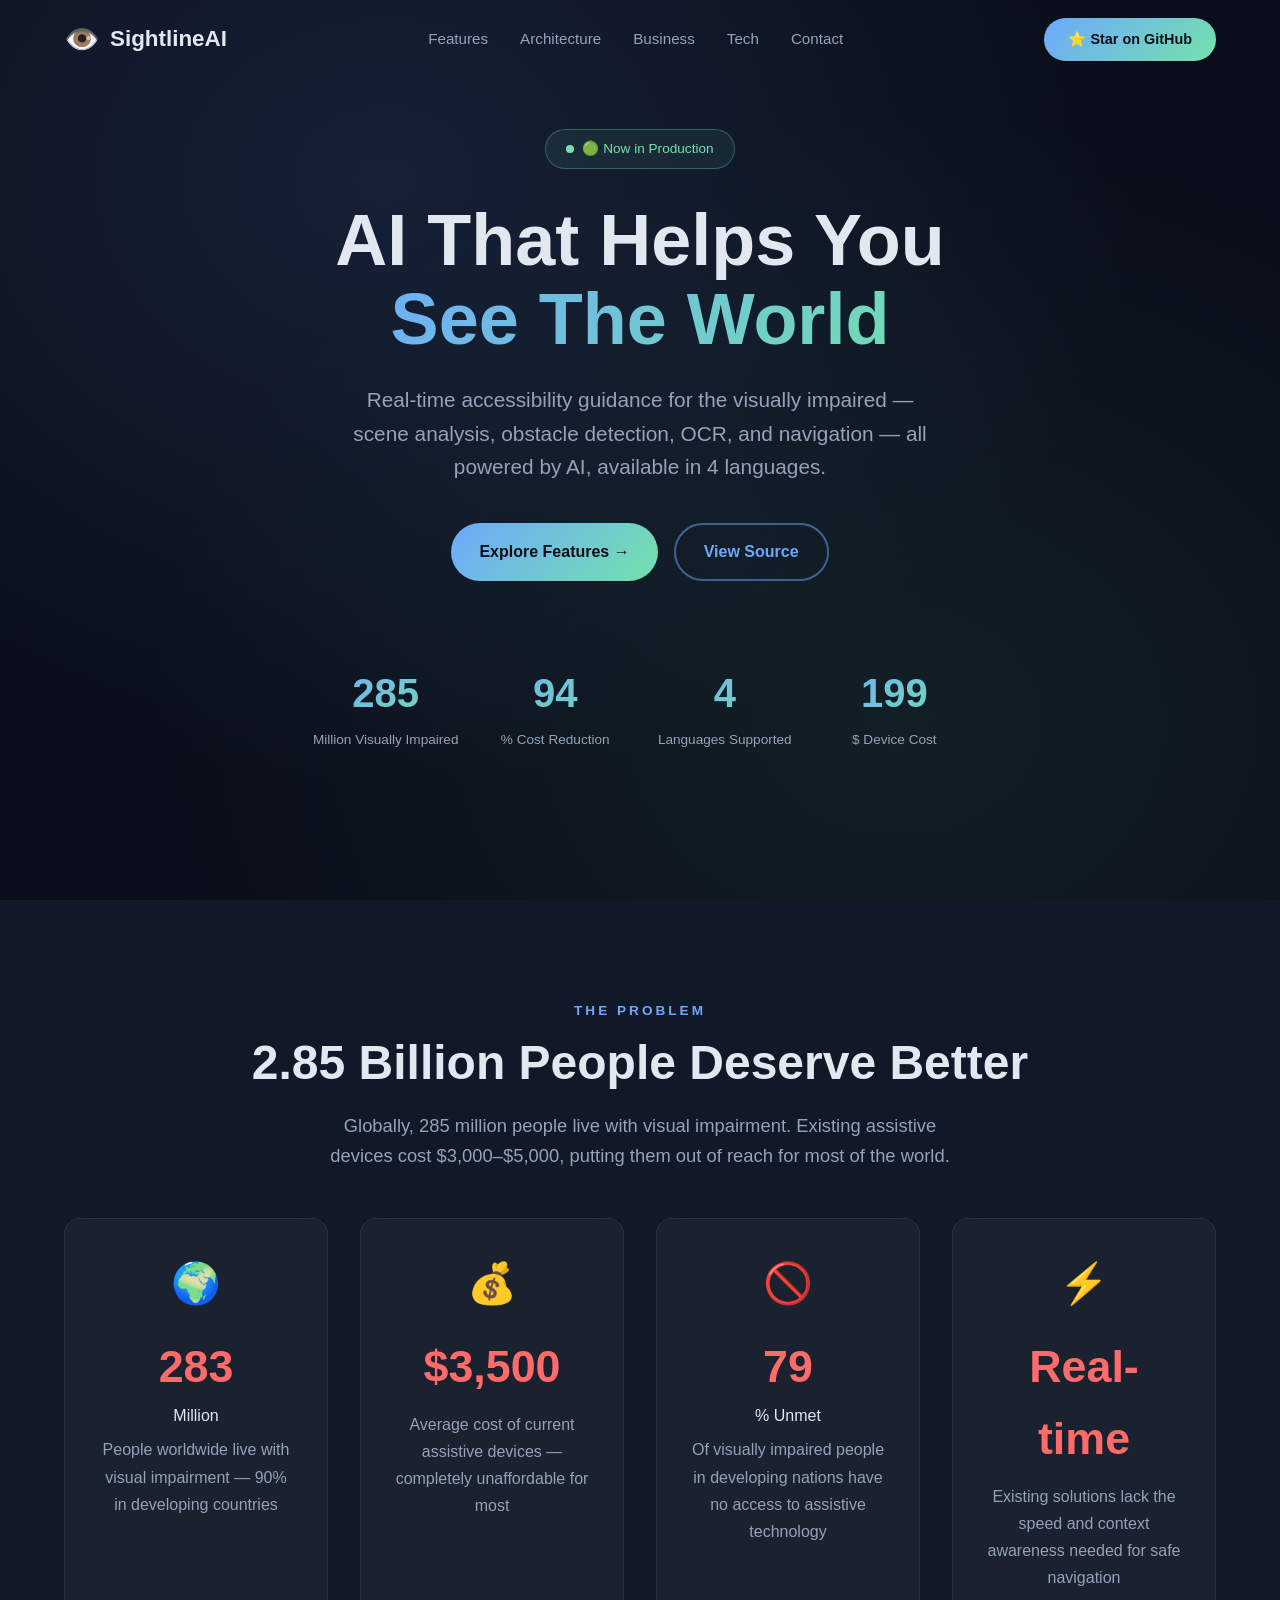
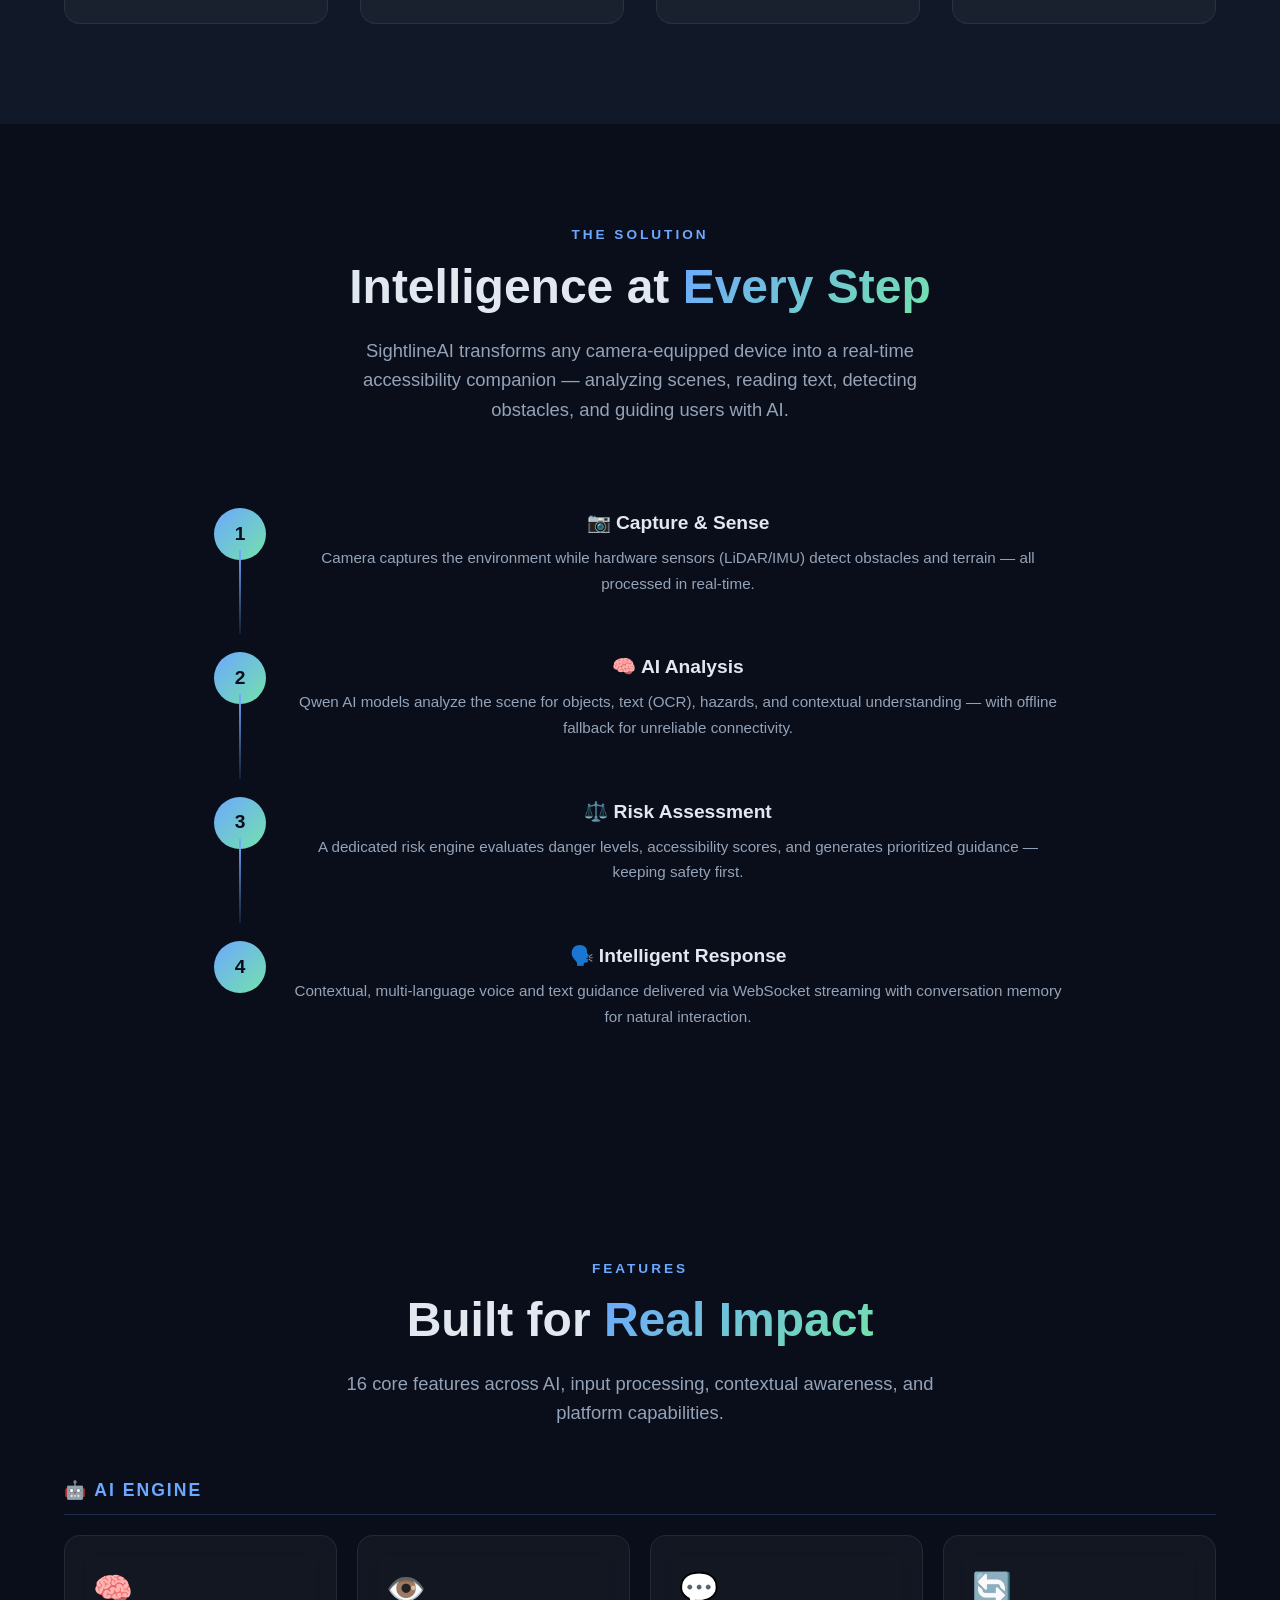
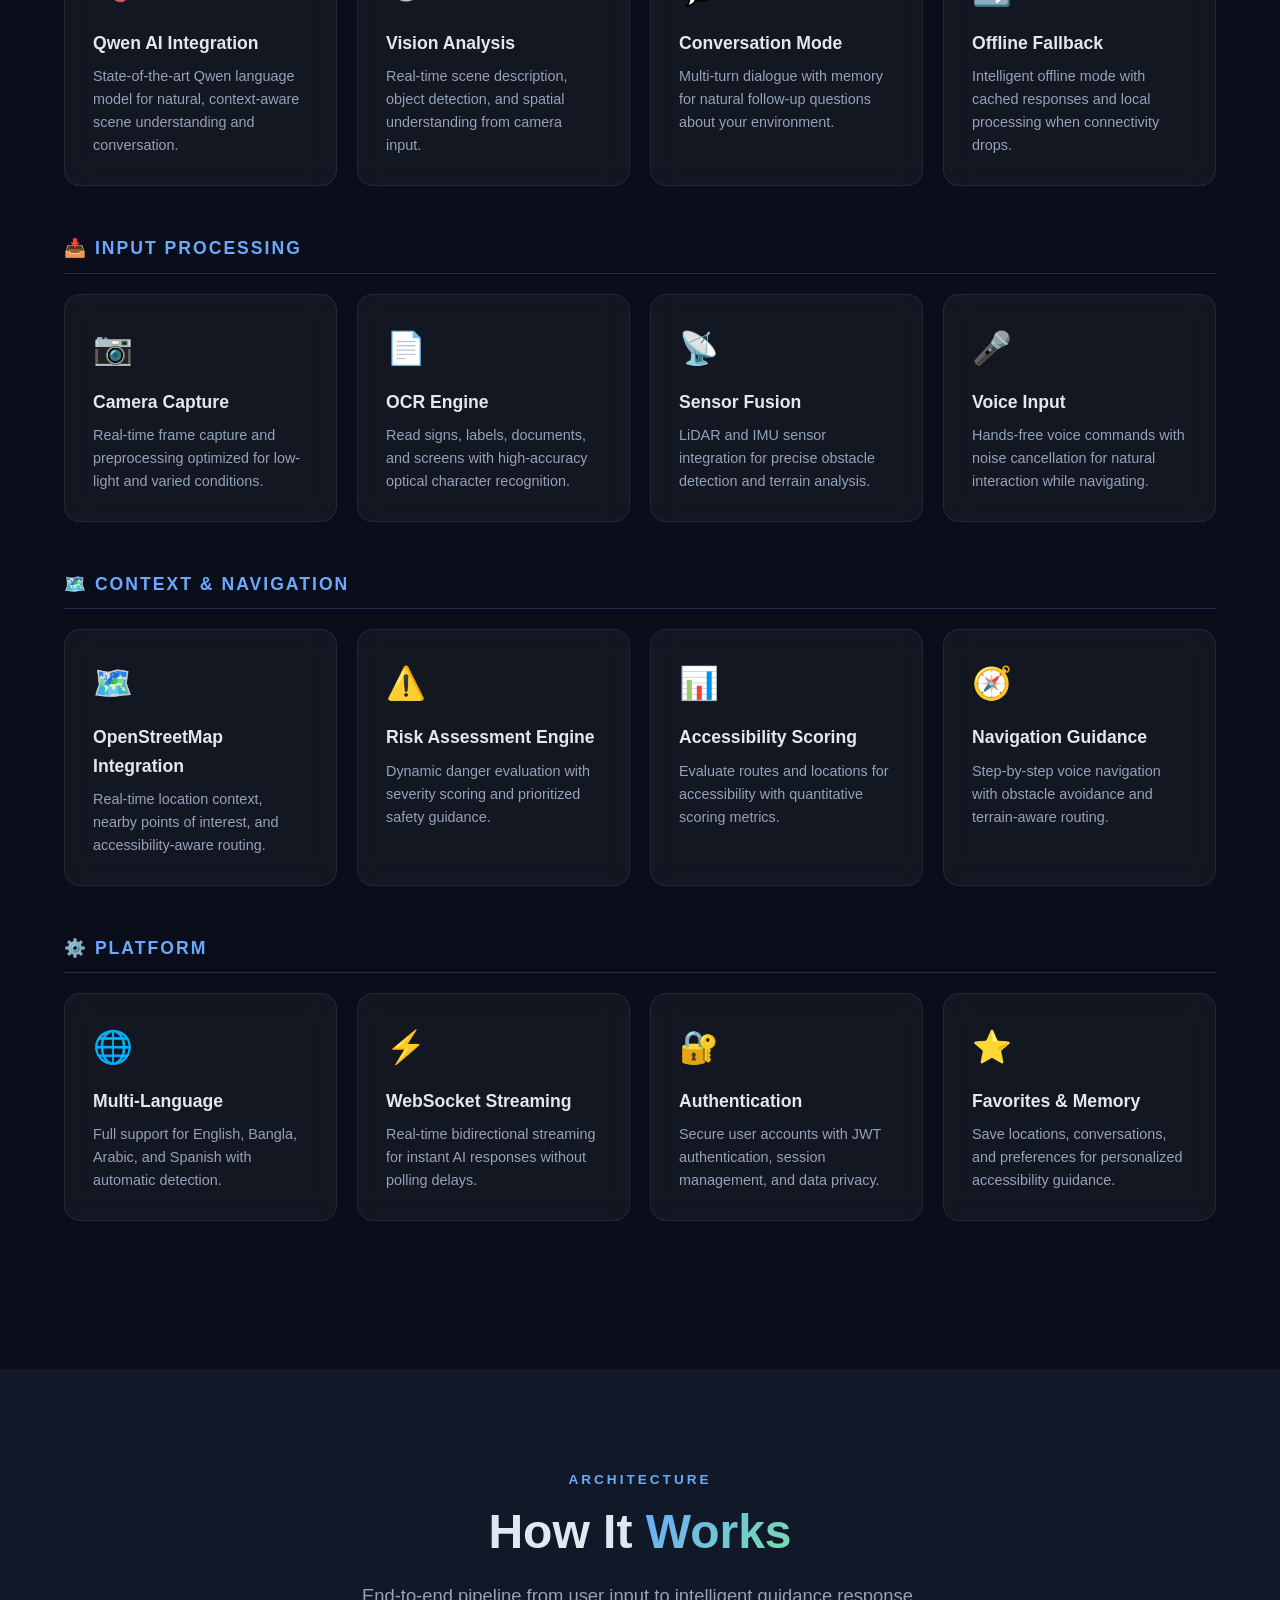
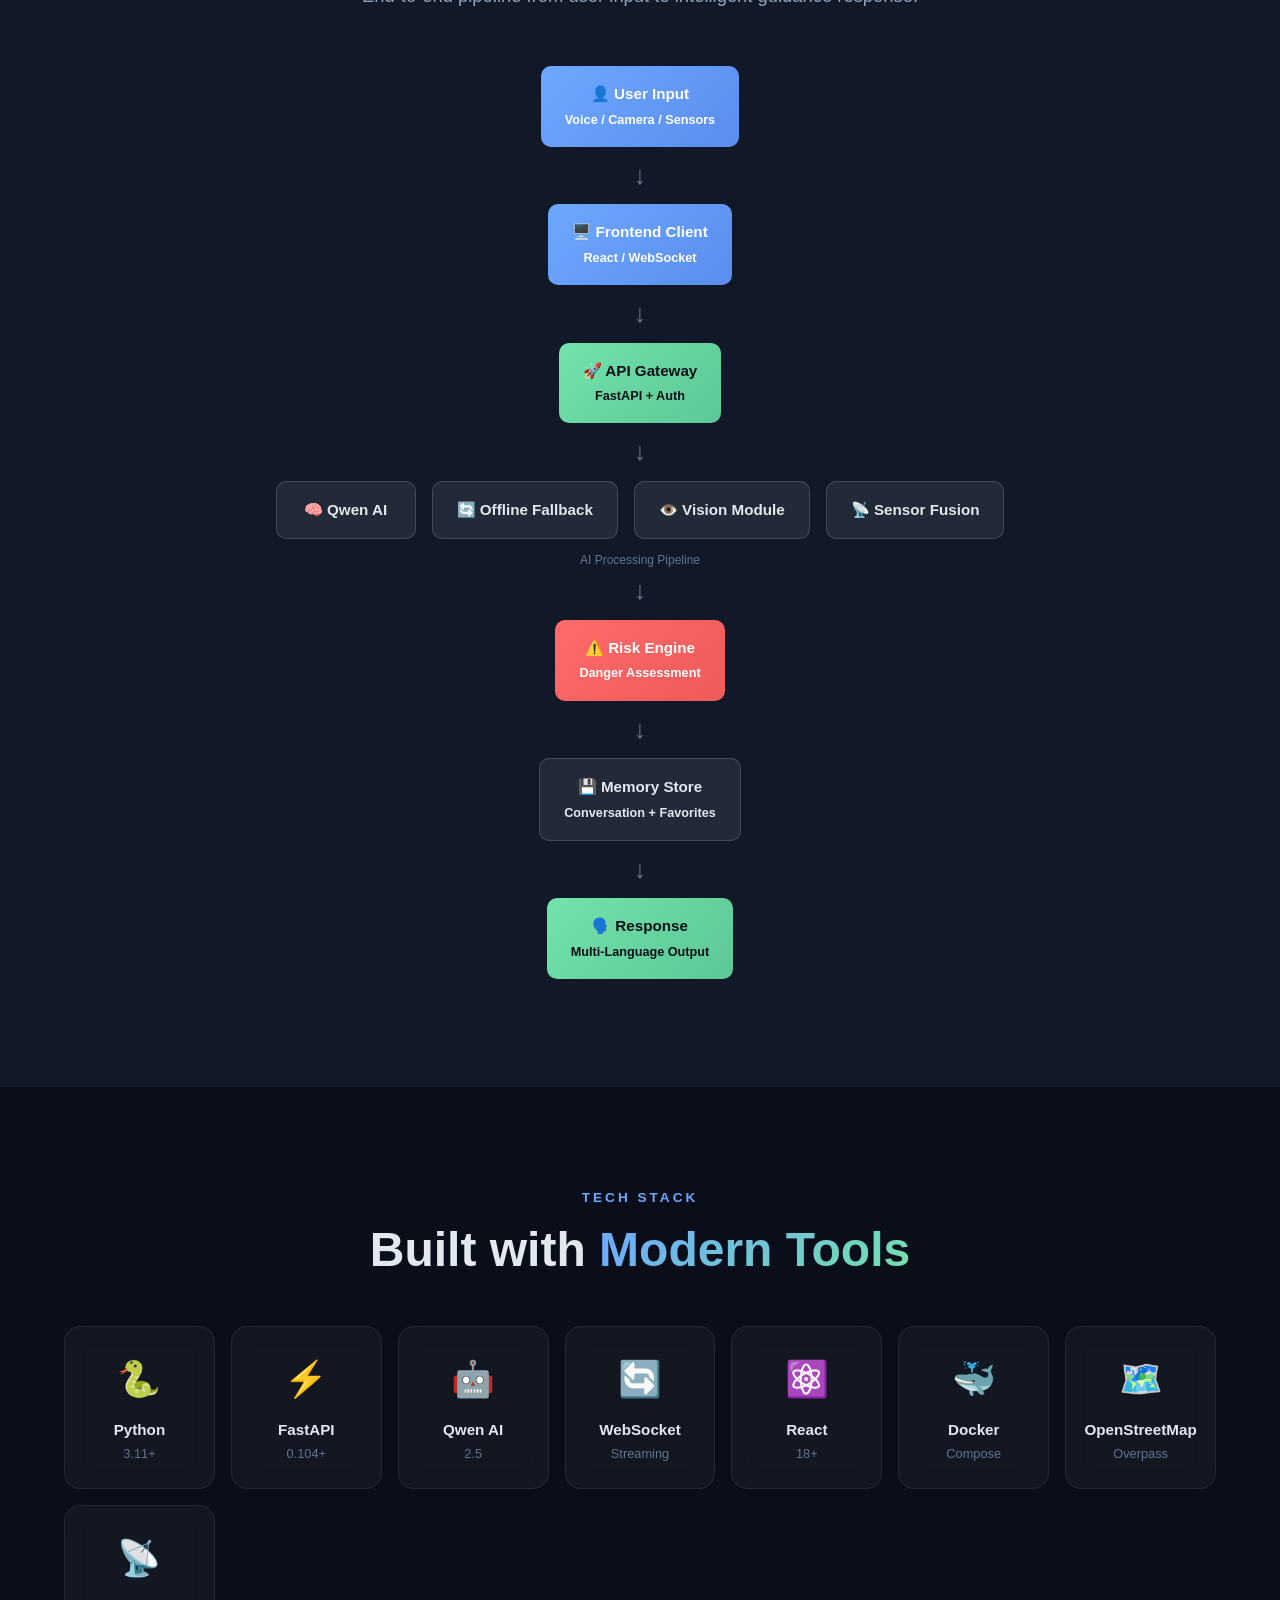
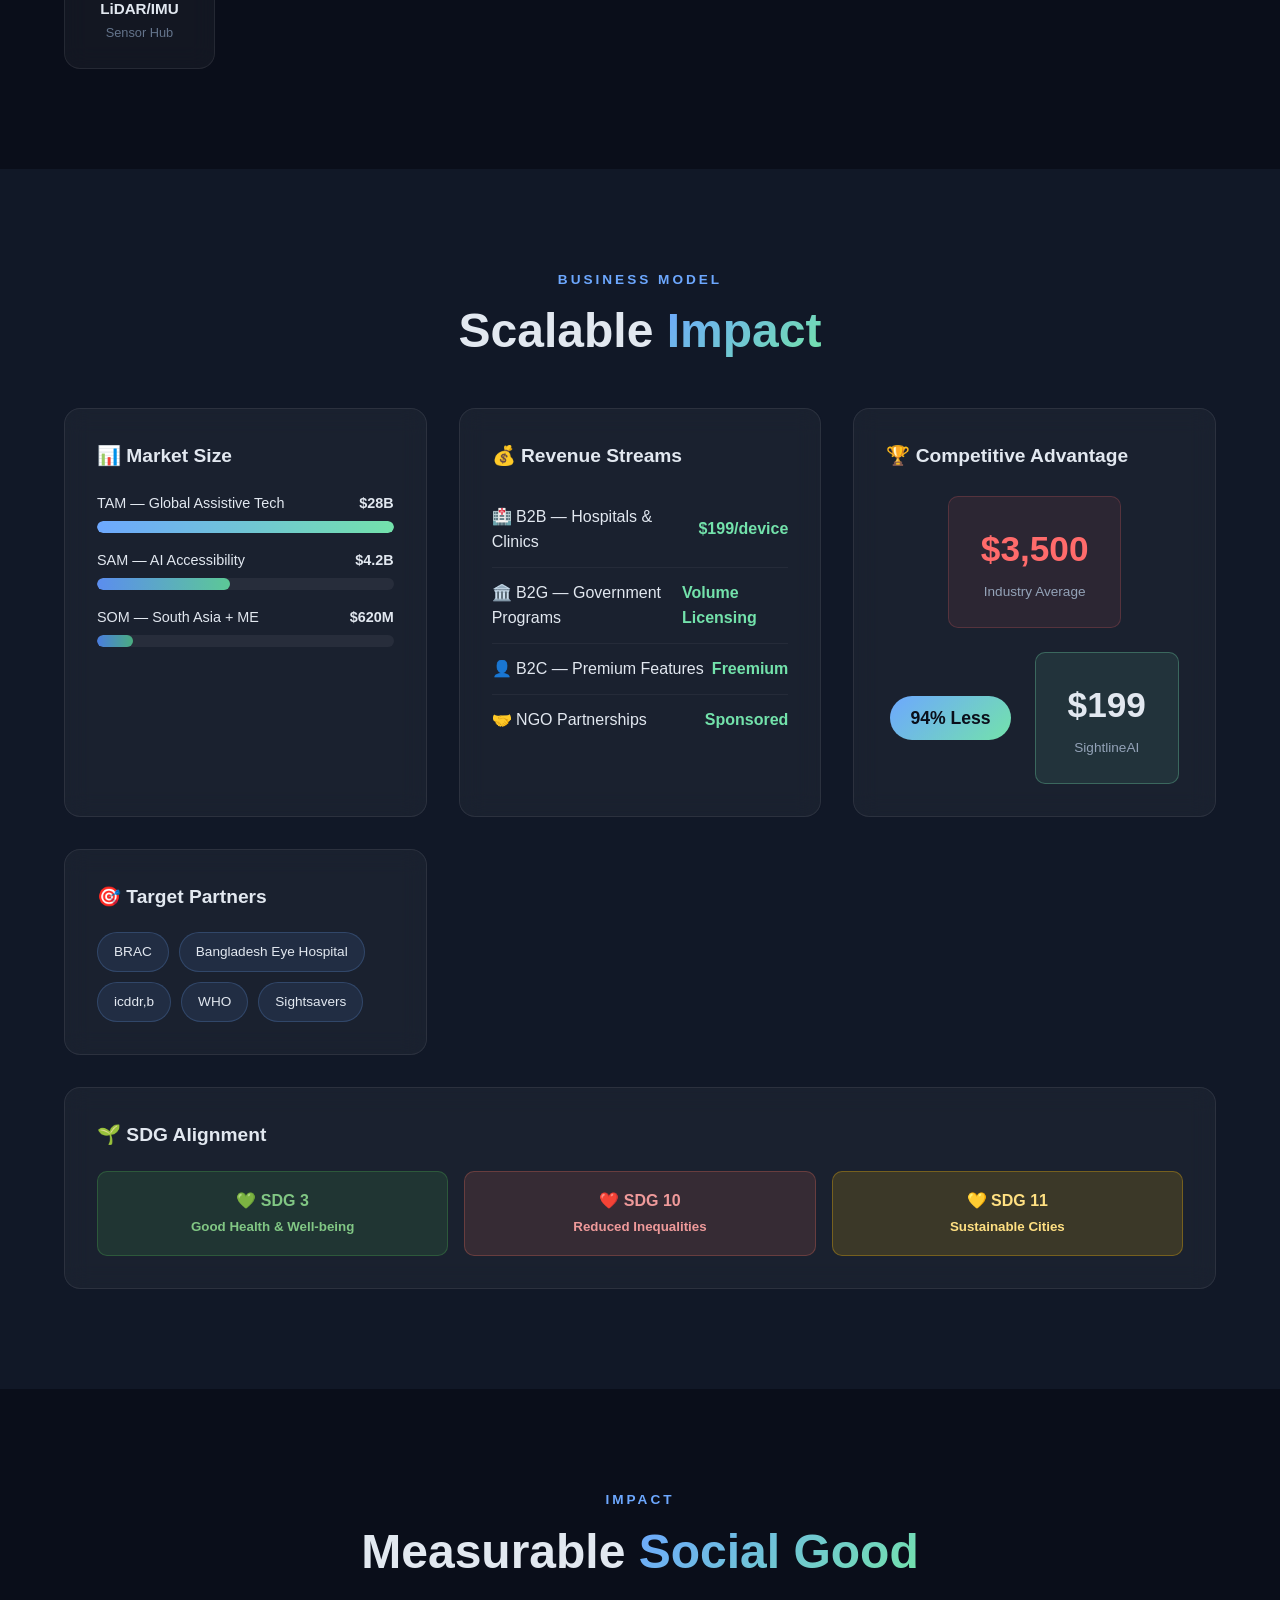
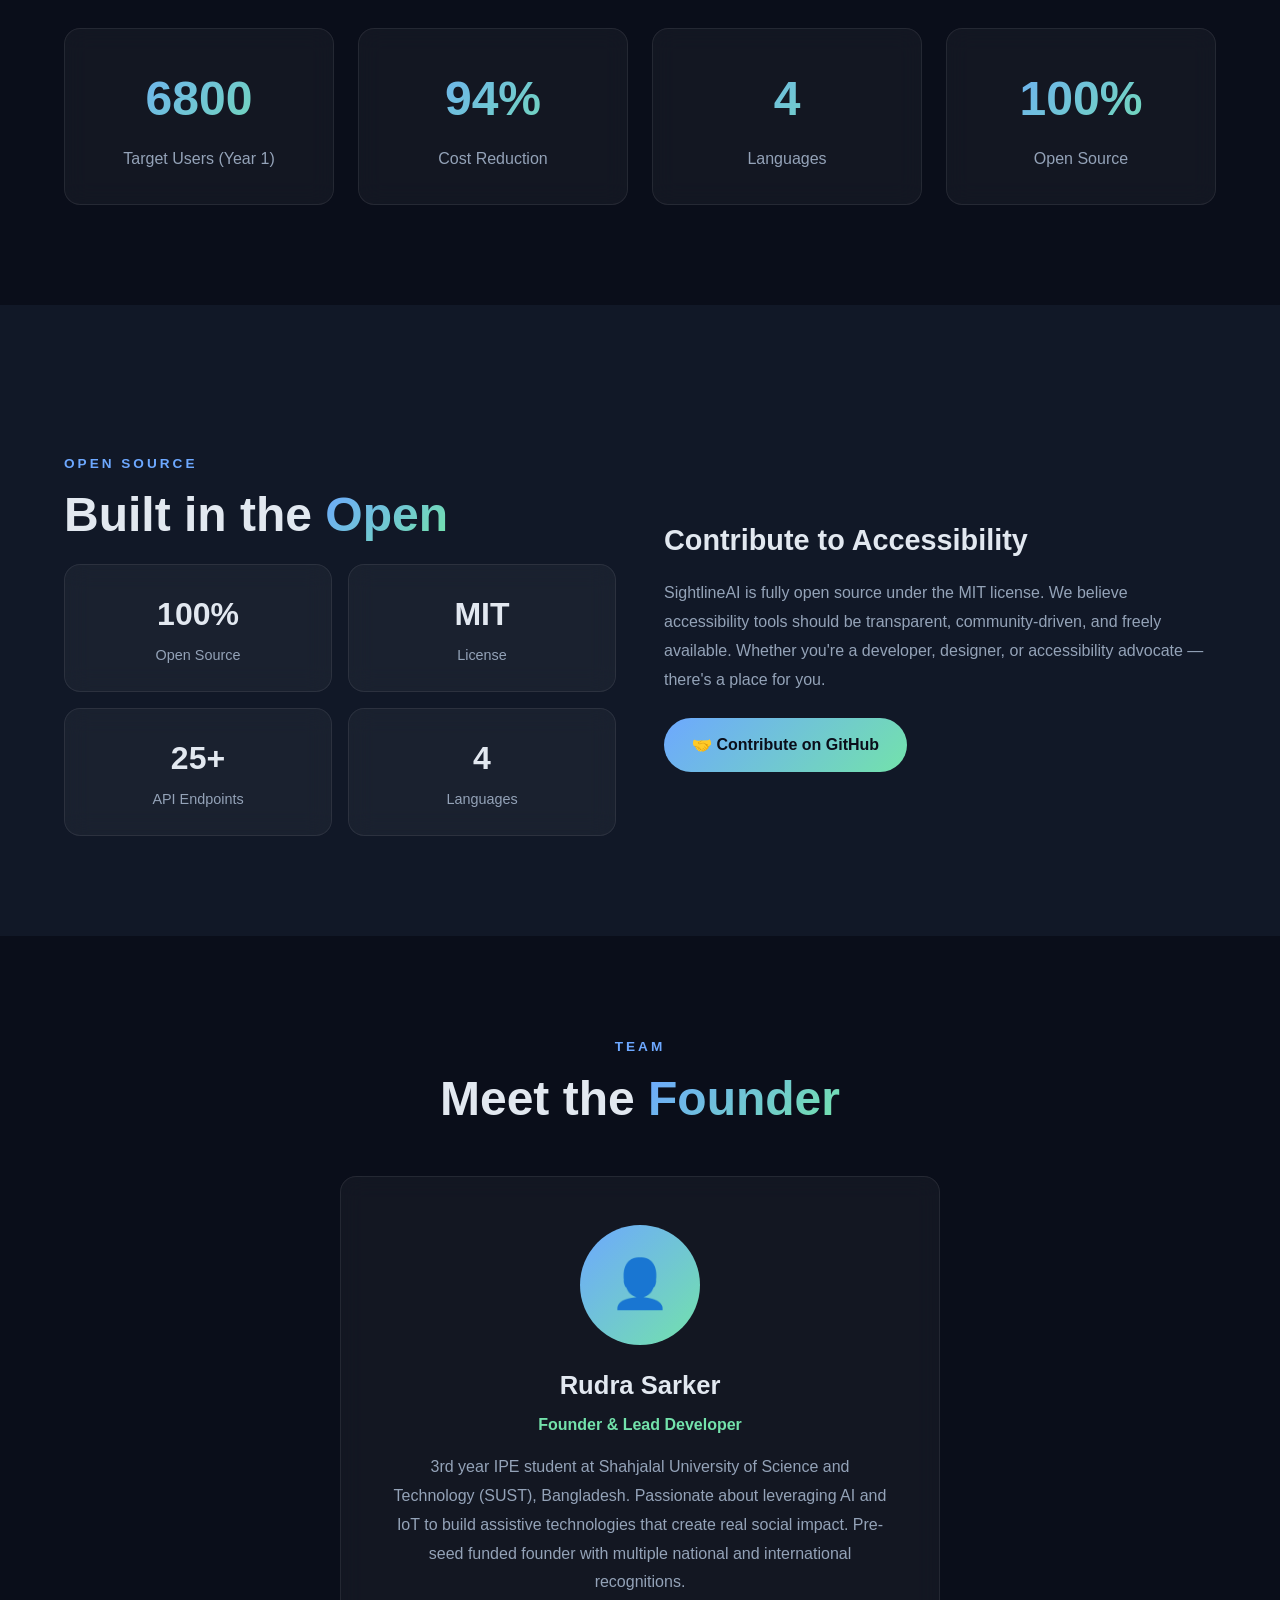
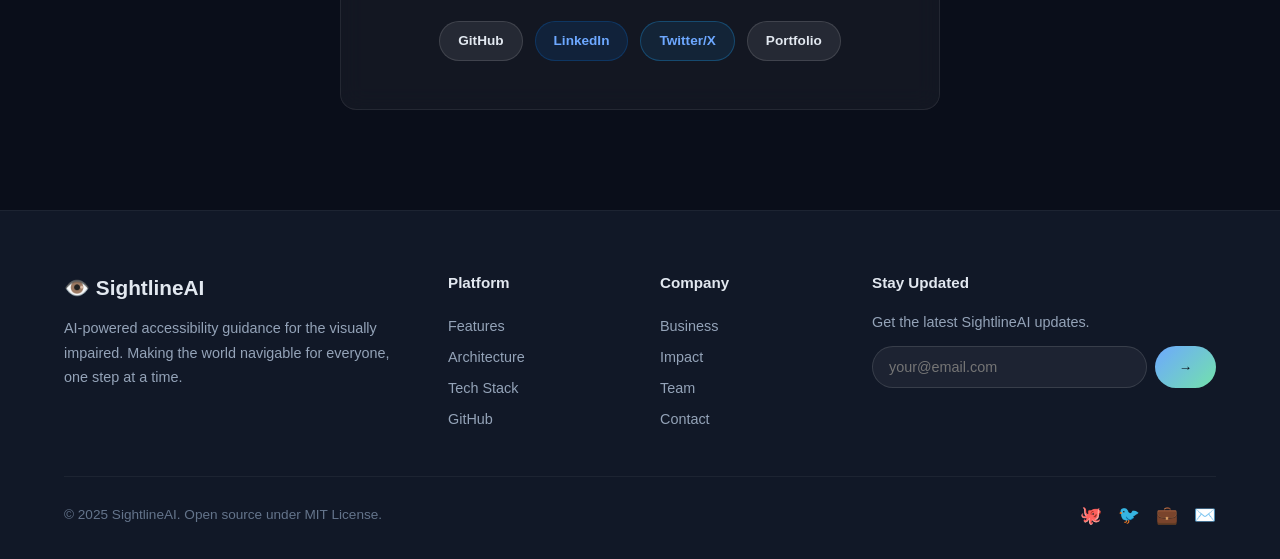
<file: index.html>
<!DOCTYPE html>
<html lang="en">
<head>
<meta name="google-site-verification" content="NE4MzR6NIdQYAoPS52dBxjRxvB8TWUTt4aGM2Uachik" />
    <meta name="google-site-verification" content="2h0hS6xG91EuQjYI1FZAHqQHxFmu7l70BmcSz62ZLmc" />
<meta charset="UTF-8">
<meta name="viewport" content="width=device-width, initial-scale=1.0">
<title>SightlineAI — AI-Powered Accessibility Guidance Platform</title>
<meta name="description" content="SightlineAI is an AI-powered accessibility guidance platform for blind and visually impaired users. Real-time scene analysis, obstacle detection, OCR, and multi-language support at 94% less cost.">
<meta name="keywords" content="accessibility, AI, visually impaired, blind, assistive technology, Qwen, OCR, obstacle detection, navigation aid, accessibility platform">
<link rel="canonical" href="https://rudra496.github.io/sightlineai/">

<!-- Open Graph -->
<meta property="og:title" content="SightlineAI — AI-Powered Accessibility Guidance Platform">
<meta property="og:description" content="Real-time AI guidance for the visually impaired. Scene analysis, obstacle detection, OCR & multi-language support — at $199, not $3,500.">
<meta property="og:url" content="https://rudra496.github.io/sightlineai/">
<meta property="og:type" content="website">
<meta property="og:image" content="https://rudra496.github.io/sightlineai/og-image.png">

<!-- Twitter Card -->
<meta name="twitter:card" content="summary_large_image">
<meta name="twitter:title" content="SightlineAI — AI-Powered Accessibility Guidance Platform">
<meta name="twitter:description" content="Real-time AI guidance for the visually impaired. Scene analysis, OCR & multi-language support at 94% less cost.">

<!-- JSON-LD Structured Data -->
<script type="application/ld+json">
{
  "@context": "https://schema.org",
  "@graph": [
    {
      "@type": "Organization",
      "name": "SightlineAI",
      "url": "https://rudra496.github.io/sightlineai",
      "founder": { "@type": "Person", "name": "Rudra Sarker" },
      "description": "AI-powered accessibility guidance platform for blind and visually impaired users"
    },
    {
      "@type": "SoftwareApplication",
      "name": "SightlineAI",
      "applicationCategory": "Accessibility",
      "operatingSystem": "Cross-platform",
      "offers": { "@type": "Offer", "price": "199", "priceCurrency": "USD" },
      "description": "AI-powered accessibility guidance platform with real-time scene analysis, OCR, and multi-language support"
    },
    {
      "@type": "Person",
      "name": "Rudra Sarker",
      "affiliation": { "@type": "Organization", "name": "Shahjalal University of Science and Technology" },
      "url": "https://rudra496.github.io/site"
    }
  ]
}
</script>

<style>
*,*::before,*::after{box-sizing:border-box;margin:0;padding:0}
:root{
  --gradient:linear-gradient(135deg,#6da8ff,#73e2ab);
  --grad-start:#6da8ff;--grad-end:#73e2ab;
  --bg:#0a0e1a;--bg2:#111827;--bg3:#1a2236;
  --text:#e2e8f0;--text2:#94a3b8;--text3:#64748b;
  --radius:16px;--radius-sm:10px;
}
html{scroll-behavior:smooth;font-size:16px}
body{font-family:-apple-system,BlinkMacSystemFont,'Segoe UI',Roboto,Oxygen,sans-serif;background:var(--bg);color:var(--text);line-height:1.6;overflow-x:hidden}
a{color:inherit;text-decoration:none}
.container{max-width:1200px;margin:0 auto;padding:0 24px}

/* Animations */
@keyframes fadeInUp{from{opacity:0;transform:translateY(40px)}to{opacity:1;transform:translateY(0)}}
@keyframes fadeIn{from{opacity:0}to{opacity:1}}
@keyframes pulse{0%,100%{opacity:1}50%{opacity:.6}}
@keyframes gradientShift{0%{background-position:0% 50%}50%{background-position:100% 50%}100%{background-position:0% 50%}}
@keyframes float{0%,100%{transform:translateY(0)}50%{transform:translateY(-10px)}}
@keyframes countUp{from{opacity:0;transform:scale(.8)}to{opacity:1;transform:scale(1)}}
@keyframes slideRight{from{width:0}to{width:var(--w)}}
@keyframes flowPulse{0%,100%{box-shadow:0 0 0 0 rgba(109,168,255,.4)}50%{box-shadow:0 0 20px 4px rgba(109,168,255,.2)}}

.animate{opacity:0;transform:translateY(40px);transition:opacity .7s ease,transform .7s ease}
.animate.visible{opacity:1;transform:translateY(0)}

/* Glass card */
.glass{background:rgba(255,255,255,.04);backdrop-filter:blur(12px);-webkit-backdrop-filter:blur(12px);border:1px solid rgba(255,255,255,.08);border-radius:var(--radius)}
.glass:hover{background:rgba(255,255,255,.07);border-color:rgba(255,255,255,.12)}

/* Gradient text */
.grad-text{background:var(--gradient);-webkit-background-clip:text;-webkit-text-fill-color:transparent;background-clip:text}

/* Buttons */
.btn{display:inline-flex;align-items:center;gap:8px;padding:14px 28px;border-radius:50px;font-weight:600;font-size:1rem;transition:all .3s;cursor:pointer;border:none}
.btn-primary{background:var(--gradient);color:#0a0e1a}
.btn-primary:hover{transform:translateY(-2px);box-shadow:0 8px 30px rgba(109,168,255,.3)}
.btn-outline{border:2px solid rgba(109,168,255,.5);color:#6da8ff;background:transparent}
.btn-outline:hover{background:rgba(109,168,255,.1);border-color:#6da8ff}

/* Section */
section{padding:100px 0}
.section-label{font-size:.85rem;text-transform:uppercase;letter-spacing:3px;color:#6da8ff;margin-bottom:12px;font-weight:600}
.section-title{font-size:clamp(2rem,5vw,3rem);font-weight:800;margin-bottom:20px;line-height:1.2}
.section-subtitle{font-size:1.15rem;color:var(--text2);max-width:640px}

/* ========== NAV ========== */
nav{position:fixed;top:0;left:0;right:0;z-index:1000;padding:16px 0;transition:background .3s}
nav.scrolled{background:rgba(10,14,26,.9);backdrop-filter:blur(20px);border-bottom:1px solid rgba(255,255,255,.05)}
nav .container{display:flex;align-items:center;justify-content:space-between}
.nav-logo{font-size:1.4rem;font-weight:800;display:flex;align-items:center;gap:10px}
.nav-logo span{font-size:1.8rem}
.nav-links{display:flex;gap:32px;list-style:none}
.nav-links a{color:var(--text2);font-size:.95rem;transition:color .3s;font-weight:500}
.nav-links a:hover{color:#fff}
.nav-cta{padding:10px 24px;font-size:.9rem}
.hamburger{display:none;flex-direction:column;gap:5px;cursor:pointer;background:none;border:none}
.hamburger span{width:24px;height:2px;background:#fff;transition:.3s}

/* ========== HERO ========== */
#hero{min-height:100vh;display:flex;align-items:center;position:relative;overflow:hidden;padding-top:80px}
.hero-bg{position:absolute;inset:0;background:radial-gradient(ellipse at 30% 20%,rgba(109,168,255,.12),transparent 60%),radial-gradient(ellipse at 70% 80%,rgba(115,226,171,.08),transparent 60%)}
.hero-content{position:relative;z-index:2;text-align:center;max-width:860px;margin:0 auto}
.hero-badge{display:inline-flex;align-items:center;gap:8px;padding:8px 20px;border-radius:50px;font-size:.85rem;color:#73e2ab;border:1px solid rgba(115,226,171,.3);background:rgba(115,226,171,.08);margin-bottom:32px;animation:fadeIn 1s}
.hero-badge::before{content:'';width:8px;height:8px;border-radius:50%;background:#73e2ab;animation:pulse 2s infinite}
.hero-title{font-size:clamp(2.5rem,7vw,4.5rem);font-weight:900;line-height:1.1;margin-bottom:24px;animation:fadeInUp .8s}
.hero-title .grad-text{display:block}
.hero-desc{font-size:clamp(1.1rem,2.5vw,1.3rem);color:var(--text2);max-width:600px;margin:0 auto 40px;animation:fadeInUp .8s .2s both}
.hero-btns{display:flex;gap:16px;justify-content:center;flex-wrap:wrap;animation:fadeInUp .8s .4s both}
.hero-stats{display:grid;grid-template-columns:repeat(4,1fr);gap:24px;margin-top:80px;animation:fadeInUp .8s .6s both}
.hero-stat{text-align:center}
.hero-stat .num{font-size:2.5rem;font-weight:900;background:var(--gradient);-webkit-background-clip:text;-webkit-text-fill-color:transparent;background-clip:text}
.hero-stat .label{font-size:.85rem;color:var(--text2);margin-top:4px}

/* ========== PROBLEM ========== */
#problem{background:var(--bg2)}
.problem-grid{display:grid;grid-template-columns:repeat(auto-fit,minmax(240px,1fr));gap:32px;margin-top:48px}
.problem-card{padding:32px;text-align:center}
.problem-card .icon{font-size:2.5rem;margin-bottom:16px}
.problem-card .num{font-size:2.8rem;font-weight:900;color:#ff6b6b}
.problem-card .desc{color:var(--text2);margin-top:8px;line-height:1.7}

/* ========== SOLUTION ========== */
#solution .container{max-width:900px}
.solution-steps{margin-top:56px;display:flex;flex-direction:column;gap:0;position:relative}
.sol-step{display:flex;align-items:flex-start;gap:24px;padding:28px 0;position:relative}
.sol-num{width:52px;height:52px;border-radius:50%;background:var(--gradient);display:flex;align-items:center;justify-content:center;font-weight:900;font-size:1.2rem;color:#0a0e1a;flex-shrink:0}
.sol-content h3{font-size:1.2rem;margin-bottom:6px}
.sol-content p{color:var(--text2);font-size:.95rem;line-height:1.7}
.sol-line{position:absolute;left:25px;top:70px;bottom:-10px;width:2px;background:linear-gradient(to bottom,#6da8ff,rgba(109,168,255,.1))}
.sol-step:last-child .sol-line{display:none}

/* ========== FEATURES ========== */
.feature-category{margin-bottom:48px}
.feature-category h3{font-size:1.1rem;text-transform:uppercase;letter-spacing:2px;color:var(--grad-start);margin-bottom:20px;padding-bottom:10px;border-bottom:1px solid rgba(109,168,255,.2)}
.features-grid{display:grid;grid-template-columns:repeat(auto-fill,minmax(260px,1fr));gap:20px}
.feature-card{padding:28px;transition:transform .3s,box-shadow .3s}
.feature-card:hover{transform:translateY(-4px);box-shadow:0 12px 40px rgba(0,0,0,.3)}
.feature-card .icon{font-size:2rem;margin-bottom:14px;display:block}
.feature-card h4{font-size:1.1rem;margin-bottom:8px}
.feature-card p{font-size:.9rem;color:var(--text2);line-height:1.6}

/* ========== ARCHITECTURE ========== */
#architecture{background:var(--bg2)}
.arch-diagram{margin-top:48px;display:flex;flex-direction:column;align-items:center;gap:0;position:relative}
.arch-row{display:flex;gap:16px;flex-wrap:wrap;justify-content:center;margin:8px 0}
.arch-box{padding:16px 24px;border-radius:var(--radius-sm);text-align:center;font-weight:600;font-size:.95rem;min-width:140px;position:relative;transition:transform .3s}
.arch-box:hover{transform:scale(1.05)}
.arch-box.primary{background:linear-gradient(135deg,#6da8ff,#5b8def);color:#fff}
.arch-box.accent{background:linear-gradient(135deg,#73e2ab,#5cc896);color:#0a0e1a}
.arch-box.dark{background:rgba(255,255,255,.08);border:1px solid rgba(255,255,255,.15)}
.arch-box.danger{background:linear-gradient(135deg,#ff6b6b,#ee5a5a);color:#fff}
.arch-arrow{text-align:center;padding:8px 0;font-size:1.6rem;color:var(--text3);line-height:1}
.arch-label{font-size:.75rem;color:var(--text3);text-align:center;margin-top:4px}

/* ========== TECH STACK ========== */
.tech-grid{display:grid;grid-template-columns:repeat(auto-fill,minmax(140px,1fr));gap:16px;margin-top:48px}
.tech-item{padding:24px 16px;text-align:center;transition:transform .3s}
.tech-item:hover{transform:translateY(-4px)}
.tech-item .icon{font-size:2.2rem;margin-bottom:10px;display:block}
.tech-item .name{font-weight:600;font-size:.95rem}
.tech-item .ver{font-size:.8rem;color:var(--text3);margin-top:2px}

/* ========== BUSINESS ========== */
#business{background:var(--bg2)}
.biz-grid{display:grid;grid-template-columns:repeat(auto-fit,minmax(320px,1fr));gap:32px;margin-top:48px}
.biz-card{padding:32px}
.biz-card h3{font-size:1.2rem;margin-bottom:20px;display:flex;align-items:center;gap:10px}
.market-bar{margin-bottom:16px}
.market-bar .bar-label{display:flex;justify-content:space-between;font-size:.9rem;margin-bottom:6px}
.market-bar .bar-track{height:12px;background:rgba(255,255,255,.06);border-radius:6px;overflow:hidden}
.market-bar .bar-fill{height:100%;border-radius:6px;animation:slideRight 1.5s ease both}
.bar-fill.tam{background:linear-gradient(90deg,#6da8ff,#73e2ab);--w:100%}
.bar-fill.sam{background:linear-gradient(90deg,#5b8def,#5cc896);--w:45%}
.bar-fill.som{background:linear-gradient(90deg,#4a7de0,#4aad80);--w:12%}
.revenue-row{display:flex;justify-content:space-between;align-items:center;padding:12px 0;border-bottom:1px solid rgba(255,255,255,.05)}
.revenue-row:last-child{border:none}
.revenue-row .price{font-weight:700;color:#73e2ab}
.price-compare{display:flex;align-items:center;gap:24px;margin-top:24px;flex-wrap:wrap;justify-content:center}
.price-box{text-align:center;padding:24px 32px;border-radius:var(--radius-sm)}
.price-box.ours{background:rgba(115,226,171,.1);border:1px solid rgba(115,226,171,.3)}
.price-box.competitor{background:rgba(255,107,107,.08);border:1px solid rgba(255,107,107,.2)}
.price-box .amount{font-size:2.2rem;font-weight:900}
.price-box .tag{font-size:.85rem;color:var(--text2);margin-top:4px}
.savings-badge{background:var(--gradient);color:#0a0e1a;padding:8px 20px;border-radius:50px;font-weight:800;font-size:1.1rem}
.sdg-grid{display:grid;grid-template-columns:repeat(auto-fit,minmax(180px,1fr));gap:16px;margin-top:20px}
.sdg-item{padding:16px;text-align:center;border-radius:var(--radius-sm);font-weight:600}
.sdg-3{background:rgba(76,175,80,.15);border:1px solid rgba(76,175,80,.3);color:#81c784}
.sdg-10{background:rgba(221,107,87,.15);border:1px solid rgba(221,107,87,.3);color:#ef9a9a}
.sdg-11{background:rgba(255,193,7,.15);border:1px solid rgba(255,193,7,.3);color:#ffe082}

/* ========== IMPACT ========== */
.impact-grid{display:grid;grid-template-columns:repeat(auto-fit,minmax(220px,1fr));gap:24px;margin-top:48px}
.impact-card{padding:32px;text-align:center}
.impact-card .num{font-size:3rem;font-weight:900;background:var(--gradient);-webkit-background-clip:text;-webkit-text-fill-color:transparent;background-clip:text}
.impact-card .label{color:var(--text2);margin-top:8px}

/* ========== OPEN SOURCE ========== */
#opensource{background:var(--bg2)}
.oss-content{display:grid;grid-template-columns:1fr 1fr;gap:48px;align-items:center;margin-top:48px}
.oss-stats{display:grid;grid-template-columns:1fr 1fr;gap:16px}
.oss-stat{padding:24px;text-align:center}
.oss-stat .num{font-size:2rem;font-weight:900}
.oss-stat .label{color:var(--text2);font-size:.9rem;margin-top:4px}
.oss-text h3{font-size:1.8rem;margin-bottom:16px}
.oss-text p{color:var(--text2);line-height:1.8;margin-bottom:24px}

/* ========== TEAM ========== */
.team-card{max-width:600px;margin:48px auto 0;text-align:center;padding:48px}
.team-avatar{width:120px;height:120px;border-radius:50%;background:var(--gradient);display:flex;align-items:center;justify-content:center;font-size:3rem;margin:0 auto 20px;animation:float 4s ease-in-out infinite}
.team-card h3{font-size:1.6rem;margin-bottom:6px}
.team-card .role{color:#73e2ab;font-weight:600;margin-bottom:16px}
.team-card .bio{color:var(--text2);line-height:1.8;margin-bottom:24px}
.team-links{display:flex;gap:12px;justify-content:center;flex-wrap:wrap}
.team-links a{padding:8px 18px;border-radius:50px;font-size:.85rem;font-weight:600;transition:all .3s}
.team-links a:hover{transform:translateY(-2px)}
.team-links .gh{background:rgba(255,255,255,.08);border:1px solid rgba(255,255,255,.12)}
.team-links .li{background:rgba(10,102,194,.15);border:1px solid rgba(10,102,194,.3);color:#6da8ff}
.team-links .tw{background:rgba(29,161,242,.1);border:1px solid rgba(29,161,242,.3);color:#6da8ff}

/* ========== FOOTER ========== */
footer{background:var(--bg2);padding:60px 0 30px;border-top:1px solid rgba(255,255,255,.05)}
.footer-grid{display:grid;grid-template-columns:2fr 1fr 1fr 2fr;gap:40px;margin-bottom:40px}
.footer-brand p{color:var(--text2);margin-top:12px;line-height:1.7;font-size:.9rem}
.footer-col h4{font-size:.95rem;font-weight:700;margin-bottom:16px;color:var(--text)}
.footer-col a{display:block;color:var(--text2);font-size:.9rem;padding:4px 0;transition:color .3s}
.footer-col a:hover{color:#fff}
.newsletter-form{display:flex;gap:8px;margin-top:12px}
.newsletter-form input{flex:1;padding:12px 16px;border-radius:50px;border:1px solid rgba(255,255,255,.12);background:rgba(255,255,255,.05);color:#fff;font-size:.9rem;outline:none}
.newsletter-form input:focus{border-color:#6da8ff}
.newsletter-form button{padding:12px 24px;border-radius:50px;border:none;background:var(--gradient);color:#0a0e1a;font-weight:700;cursor:pointer;transition:transform .3s}
.newsletter-form button:hover{transform:scale(1.05)}
.footer-bottom{display:flex;justify-content:space-between;align-items:center;padding-top:24px;border-top:1px solid rgba(255,255,255,.05);font-size:.85rem;color:var(--text3)}
.footer-social{display:flex;gap:16px}
.footer-social a{color:var(--text3);transition:color .3s;font-size:1.1rem}
.footer-social a:hover{color:#fff}

/* ========== RESPONSIVE ========== */
@media(max-width:768px){
  .nav-links{display:none}
  .hamburger{display:flex}
  .hero-stats{grid-template-columns:repeat(2,1fr);gap:16px}
  .hero-stat .num{font-size:2rem}
  .biz-grid{grid-template-columns:1fr}
  .oss-content{grid-template-columns:1fr}
  .footer-grid{grid-template-columns:1fr 1fr;gap:24px}
  section{padding:60px 0}
  .price-compare{flex-direction:column}
}
@media(max-width:480px){
  .hero-stats{grid-template-columns:1fr 1fr}
  .footer-grid{grid-template-columns:1fr}
  .footer-bottom{flex-direction:column;gap:12px;text-align:center}
}
</style>
    <script defer src="https://analytics.129-159-229-170.sslip.io/script.js" data-website-id="bb5c6fd4-bb12-4aab-93ea-135ec1466b25"></script>
</head>
<body>

<!-- NAV -->
<nav id="navbar" role="navigation" aria-label="Main navigation">
  <div class="container">
    <a href="#" class="nav-logo" aria-label="SightlineAI Home"><span>👁️</span> SightlineAI</a>
    <ul class="nav-links">
      <li><a href="#features">Features</a></li>
      <li><a href="#architecture">Architecture</a></li>
      <li><a href="#business">Business</a></li>
      <li><a href="#tech">Tech</a></li>
      <li><a href="#contact">Contact</a></li>
    </ul>
    <a href="https://github.com/rudra496/sightlineai" class="btn btn-primary nav-cta" target="_blank" rel="noopener">⭐ Star on GitHub</a>
    <button class="hamburger" aria-label="Toggle menu" onclick="document.querySelector('.nav-links').classList.toggle('show')">
      <span></span><span></span><span></span>
    </button>
  </div>
</nav>

<!-- HERO -->
<section id="hero">
  <div class="hero-bg"></div>
  <div class="container hero-content">
    <div class="hero-badge">🟢 Now in Production</div>
    <h1 class="hero-title">
      AI That Helps You
      <span class="grad-text">See The World</span>
    </h1>
    <p class="hero-desc">Real-time accessibility guidance for the visually impaired — scene analysis, obstacle detection, OCR, and navigation — all powered by AI, available in 4 languages.</p>
    <div class="hero-btns">
      <a href="#features" class="btn btn-primary">Explore Features →</a>
      <a href="https://github.com/rudra496/sightlineai" class="btn btn-outline" target="_blank" rel="noopener">View Source</a>
    </div>
    <div class="hero-stats">
      <div class="hero-stat"><div class="num" data-target="285">0</div><div class="label">Million Visually Impaired</div></div>
      <div class="hero-stat"><div class="num" data-target="94">0</div><div class="label">% Cost Reduction</div></div>
      <div class="hero-stat"><div class="num" data-target="4">0</div><div class="label">Languages Supported</div></div>
      <div class="hero-stat"><div class="num" data-target="199">0</div><div class="label">$ Device Cost</div></div>
    </div>
  </div>
</section>

<!-- PROBLEM -->
<section id="problem">
  <div class="container" style="text-align:center">
    <div class="section-label animate">The Problem</div>
    <h2 class="section-title animate">2.85 Billion People Deserve Better</h2>
    <p class="section-subtitle animate" style="margin:0 auto">Globally, 285 million people live with visual impairment. Existing assistive devices cost $3,000–$5,000, putting them out of reach for most of the world.</p>
    <div class="problem-grid">
      <div class="glass problem-card animate">
        <div class="icon">🌍</div>
        <div class="num" data-target="285">0</div><div class="label">Million</div>
        <div class="desc">People worldwide live with visual impairment — 90% in developing countries</div>
      </div>
      <div class="glass problem-card animate">
        <div class="icon">💰</div>
        <div class="num">$3,500</div>
        <div class="desc">Average cost of current assistive devices — completely unaffordable for most</div>
      </div>
      <div class="glass problem-card animate">
        <div class="icon">🚫</div>
        <div class="num" data-target="80">0</div><div class="label">% Unmet</div>
        <div class="desc">Of visually impaired people in developing nations have no access to assistive technology</div>
      </div>
      <div class="glass problem-card animate">
        <div class="icon">⚡</div>
        <div class="num">Real-time</div>
        <div class="desc">Existing solutions lack the speed and context awareness needed for safe navigation</div>
      </div>
    </div>
  </div>
</section>

<!-- SOLUTION -->
<section id="solution">
  <div class="container" style="text-align:center">
    <div class="section-label animate">The Solution</div>
    <h2 class="section-title animate">Intelligence at <span class="grad-text">Every Step</span></h2>
    <p class="section-subtitle animate" style="margin:0 auto">SightlineAI transforms any camera-equipped device into a real-time accessibility companion — analyzing scenes, reading text, detecting obstacles, and guiding users with AI.</p>
    <div class="solution-steps">
      <div class="sol-step animate">
        <div class="sol-num">1</div>
        <div class="sol-line"></div>
        <div class="sol-content"><h3>📷 Capture & Sense</h3><p>Camera captures the environment while hardware sensors (LiDAR/IMU) detect obstacles and terrain — all processed in real-time.</p></div>
      </div>
      <div class="sol-step animate">
        <div class="sol-num">2</div>
        <div class="sol-line"></div>
        <div class="sol-content"><h3>🧠 AI Analysis</h3><p>Qwen AI models analyze the scene for objects, text (OCR), hazards, and contextual understanding — with offline fallback for unreliable connectivity.</p></div>
      </div>
      <div class="sol-step animate">
        <div class="sol-num">3</div>
        <div class="sol-line"></div>
        <div class="sol-content"><h3>⚖️ Risk Assessment</h3><p>A dedicated risk engine evaluates danger levels, accessibility scores, and generates prioritized guidance — keeping safety first.</p></div>
      </div>
      <div class="sol-step animate">
        <div class="sol-num">4</div>
        <div class="sol-content"><h3>🗣️ Intelligent Response</h3><p>Contextual, multi-language voice and text guidance delivered via WebSocket streaming with conversation memory for natural interaction.</p></div>
      </div>
    </div>
  </div>
</section>

<!-- FEATURES -->
<section id="features">
  <div class="container">
    <div style="text-align:center">
      <div class="section-label animate">Features</div>
      <h2 class="section-title animate">Built for <span class="grad-text">Real Impact</span></h2>
      <p class="section-subtitle animate" style="margin:0 auto 48px">16 core features across AI, input processing, contextual awareness, and platform capabilities.</p>
    </div>

    <div class="feature-category animate">
      <h3>🤖 AI Engine</h3>
      <div class="features-grid">
        <div class="glass feature-card"><span class="icon">🧠</span><h4>Qwen AI Integration</h4><p>State-of-the-art Qwen language model for natural, context-aware scene understanding and conversation.</p></div>
        <div class="glass feature-card"><span class="icon">👁️</span><h4>Vision Analysis</h4><p>Real-time scene description, object detection, and spatial understanding from camera input.</p></div>
        <div class="glass feature-card"><span class="icon">💬</span><h4>Conversation Mode</h4><p>Multi-turn dialogue with memory for natural follow-up questions about your environment.</p></div>
        <div class="glass feature-card"><span class="icon">🔄</span><h4>Offline Fallback</h4><p>Intelligent offline mode with cached responses and local processing when connectivity drops.</p></div>
      </div>
    </div>

    <div class="feature-category animate">
      <h3>📥 Input Processing</h3>
      <div class="features-grid">
        <div class="glass feature-card"><span class="icon">📷</span><h4>Camera Capture</h4><p>Real-time frame capture and preprocessing optimized for low-light and varied conditions.</p></div>
        <div class="glass feature-card"><span class="icon">📄</span><h4>OCR Engine</h4><p>Read signs, labels, documents, and screens with high-accuracy optical character recognition.</p></div>
        <div class="glass feature-card"><span class="icon">📡</span><h4>Sensor Fusion</h4><p>LiDAR and IMU sensor integration for precise obstacle detection and terrain analysis.</p></div>
        <div class="glass feature-card"><span class="icon">🎤</span><h4>Voice Input</h4><p>Hands-free voice commands with noise cancellation for natural interaction while navigating.</p></div>
      </div>
    </div>

    <div class="feature-category animate">
      <h3>🗺️ Context & Navigation</h3>
      <div class="features-grid">
        <div class="glass feature-card"><span class="icon">🗺️</span><h4>OpenStreetMap Integration</h4><p>Real-time location context, nearby points of interest, and accessibility-aware routing.</p></div>
        <div class="glass feature-card"><span class="icon">⚠️</span><h4>Risk Assessment Engine</h4><p>Dynamic danger evaluation with severity scoring and prioritized safety guidance.</p></div>
        <div class="glass feature-card"><span class="icon">📊</span><h4>Accessibility Scoring</h4><p>Evaluate routes and locations for accessibility with quantitative scoring metrics.</p></div>
        <div class="glass feature-card"><span class="icon">🧭</span><h4>Navigation Guidance</h4><p>Step-by-step voice navigation with obstacle avoidance and terrain-aware routing.</p></div>
      </div>
    </div>

    <div class="feature-category animate">
      <h3>⚙️ Platform</h3>
      <div class="features-grid">
        <div class="glass feature-card"><span class="icon">🌐</span><h4>Multi-Language</h4><p>Full support for English, Bangla, Arabic, and Spanish with automatic detection.</p></div>
        <div class="glass feature-card"><span class="icon">⚡</span><h4>WebSocket Streaming</h4><p>Real-time bidirectional streaming for instant AI responses without polling delays.</p></div>
        <div class="glass feature-card"><span class="icon">🔐</span><h4>Authentication</h4><p>Secure user accounts with JWT authentication, session management, and data privacy.</p></div>
        <div class="glass feature-card"><span class="icon">⭐</span><h4>Favorites & Memory</h4><p>Save locations, conversations, and preferences for personalized accessibility guidance.</p></div>
      </div>
    </div>
  </div>
</section>

<!-- ARCHITECTURE -->
<section id="architecture">
  <div class="container" style="text-align:center">
    <div class="section-label animate">Architecture</div>
    <h2 class="section-title animate">How It <span class="grad-text">Works</span></h2>
    <p class="section-subtitle animate" style="margin:0 auto">End-to-end pipeline from user input to intelligent guidance response.</p>
    <div class="arch-diagram animate">
      <div class="arch-row">
        <div class="arch-box primary" style="animation:flowPulse 3s infinite">👤 User Input<br><small>Voice / Camera / Sensors</small></div>
      </div>
      <div class="arch-arrow">↓</div>
      <div class="arch-row">
        <div class="arch-box primary">🖥️ Frontend Client<br><small>React / WebSocket</small></div>
      </div>
      <div class="arch-arrow">↓</div>
      <div class="arch-row">
        <div class="arch-box accent">🚀 API Gateway<br><small>FastAPI + Auth</small></div>
      </div>
      <div class="arch-arrow">↓</div>
      <div class="arch-row">
        <div class="arch-box dark">🧠 Qwen AI</div>
        <div class="arch-box dark">🔄 Offline Fallback</div>
        <div class="arch-box dark">👁️ Vision Module</div>
        <div class="arch-box dark">📡 Sensor Fusion</div>
      </div>
      <div class="arch-label">AI Processing Pipeline</div>
      <div class="arch-arrow">↓</div>
      <div class="arch-row">
        <div class="arch-box danger">⚠️ Risk Engine<br><small>Danger Assessment</small></div>
      </div>
      <div class="arch-arrow">↓</div>
      <div class="arch-row">
        <div class="arch-box dark">💾 Memory Store<br><small>Conversation + Favorites</small></div>
      </div>
      <div class="arch-arrow">↓</div>
      <div class="arch-row">
        <div class="arch-box accent">🗣️ Response<br><small>Multi-Language Output</small></div>
      </div>
    </div>
  </div>
</section>

<!-- TECH STACK -->
<section id="tech">
  <div class="container" style="text-align:center">
    <div class="section-label animate">Tech Stack</div>
    <h2 class="section-title animate">Built with <span class="grad-text">Modern Tools</span></h2>
    <div class="tech-grid">
      <div class="glass tech-item animate"><span class="icon">🐍</span><div class="name">Python</div><div class="ver">3.11+</div></div>
      <div class="glass tech-item animate"><span class="icon">⚡</span><div class="name">FastAPI</div><div class="ver">0.104+</div></div>
      <div class="glass tech-item animate"><span class="icon">🤖</span><div class="name">Qwen AI</div><div class="ver">2.5</div></div>
      <div class="glass tech-item animate"><span class="icon">🔄</span><div class="name">WebSocket</div><div class="ver">Streaming</div></div>
      <div class="glass tech-item animate"><span class="icon">⚛️</span><div class="name">React</div><div class="ver">18+</div></div>
      <div class="glass tech-item animate"><span class="icon">🐳</span><div class="name">Docker</div><div class="ver">Compose</div></div>
      <div class="glass tech-item animate"><span class="icon">🗺️</span><div class="name">OpenStreetMap</div><div class="ver">Overpass</div></div>
      <div class="glass tech-item animate"><span class="icon">📡</span><div class="name">LiDAR/IMU</div><div class="ver">Sensor Hub</div></div>
    </div>
  </div>
</section>

<!-- BUSINESS -->
<section id="business">
  <div class="container">
    <div style="text-align:center">
      <div class="section-label animate">Business Model</div>
      <h2 class="section-title animate">Scalable <span class="grad-text">Impact</span></h2>
    </div>
    <div class="biz-grid">
      <div class="glass biz-card animate">
        <h3>📊 Market Size</h3>
        <div class="market-bar"><div class="bar-label"><span>TAM — Global Assistive Tech</span><strong>$28B</strong></div><div class="bar-track"><div class="bar-fill tam" style="--w:100%"></div></div></div>
        <div class="market-bar"><div class="bar-label"><span>SAM — AI Accessibility</span><strong>$4.2B</strong></div><div class="bar-track"><div class="bar-fill sam" style="--w:45%"></div></div></div>
        <div class="market-bar"><div class="bar-label"><span>SOM — South Asia + ME</span><strong>$620M</strong></div><div class="bar-track"><div class="bar-fill som" style="--w:12%"></div></div></div>
      </div>
      <div class="glass biz-card animate">
        <h3>💰 Revenue Streams</h3>
        <div class="revenue-row"><span>🏥 B2B — Hospitals & Clinics</span><span class="price">$199/device</span></div>
        <div class="revenue-row"><span>🏛️ B2G — Government Programs</span><span class="price">Volume Licensing</span></div>
        <div class="revenue-row"><span>👤 B2C — Premium Features</span><span class="price">Freemium</span></div>
        <div class="revenue-row"><span>🤝 NGO Partnerships</span><span class="price">Sponsored</span></div>
      </div>
      <div class="glass biz-card animate">
        <h3>🏆 Competitive Advantage</h3>
        <div class="price-compare">
          <div class="price-box competitor"><div class="amount" style="color:#ff6b6b">$3,500</div><div class="tag">Industry Average</div></div>
          <div class="savings-badge">94% Less</div>
          <div class="price-box ours"><div class="amount">$199</div><div class="tag">SightlineAI</div></div>
        </div>
      </div>
      <div class="glass biz-card animate">
        <h3>🎯 Target Partners</h3>
        <div style="display:flex;flex-wrap:wrap;gap:10px;margin-top:8px">
          <span style="padding:8px 16px;border-radius:50px;background:rgba(109,168,255,.1);border:1px solid rgba(109,168,255,.2);font-size:.85rem">BRAC</span>
          <span style="padding:8px 16px;border-radius:50px;background:rgba(109,168,255,.1);border:1px solid rgba(109,168,255,.2);font-size:.85rem">Bangladesh Eye Hospital</span>
          <span style="padding:8px 16px;border-radius:50px;background:rgba(109,168,255,.1);border:1px solid rgba(109,168,255,.2);font-size:.85rem">icddr,b</span>
          <span style="padding:8px 16px;border-radius:50px;background:rgba(109,168,255,.1);border:1px solid rgba(109,168,255,.2);font-size:.85rem">WHO</span>
          <span style="padding:8px 16px;border-radius:50px;background:rgba(109,168,255,.1);border:1px solid rgba(109,168,255,.2);font-size:.85rem">Sightsavers</span>
        </div>
      </div>
    </div>
    <div class="glass biz-card animate" style="margin-top:32px">
      <h3 style="text-align:center">🌱 SDG Alignment</h3>
      <div class="sdg-grid">
        <div class="sdg-item sdg-3">💚 SDG 3<br><small>Good Health & Well-being</small></div>
        <div class="sdg-item sdg-10">❤️ SDG 10<br><small>Reduced Inequalities</small></div>
        <div class="sdg-item sdg-11">💛 SDG 11<br><small>Sustainable Cities</small></div>
      </div>
    </div>
  </div>
</section>

<!-- IMPACT -->
<section id="impact">
  <div class="container" style="text-align:center">
    <div class="section-label animate">Impact</div>
    <h2 class="section-title animate">Measurable <span class="grad-text">Social Good</span></h2>
    <div class="impact-grid">
      <div class="glass impact-card animate"><div class="num" data-target="10000">0</div><div class="label">Target Users (Year 1)</div></div>
      <div class="glass impact-card animate"><div class="num">94%</div><div class="label">Cost Reduction</div></div>
      <div class="glass impact-card animate"><div class="num">4</div><div class="label">Languages</div></div>
      <div class="glass impact-card animate"><div class="num">100%</div><div class="label">Open Source</div></div>
    </div>
  </div>
</section>

<!-- OPEN SOURCE -->
<section id="opensource">
  <div class="container">
    <div class="oss-content">
      <div>
        <div class="section-label animate">Open Source</div>
        <h2 class="section-title animate">Built in the <span class="grad-text">Open</span></h2>
        <div class="oss-stats">
          <div class="glass oss-stat animate"><div class="num">100%</div><div class="label">Open Source</div></div>
          <div class="glass oss-stat animate"><div class="num">MIT</div><div class="label">License</div></div>
          <div class="glass oss-stat animate"><div class="num">25+</div><div class="label">API Endpoints</div></div>
          <div class="glass oss-stat animate"><div class="num">4</div><div class="label">Languages</div></div>
        </div>
      </div>
      <div class="oss-text animate">
        <h3>Contribute to Accessibility</h3>
        <p>SightlineAI is fully open source under the MIT license. We believe accessibility tools should be transparent, community-driven, and freely available. Whether you're a developer, designer, or accessibility advocate — there's a place for you.</p>
        <a href="https://github.com/rudra496/sightlineai" class="btn btn-primary" target="_blank" rel="noopener">🤝 Contribute on GitHub</a>
      </div>
    </div>
  </div>
</section>

<!-- TEAM -->
<section id="team">
  <div class="container" style="text-align:center">
    <div class="section-label animate">Team</div>
    <h2 class="section-title animate">Meet the <span class="grad-text">Founder</span></h2>
    <div class="glass team-card animate">
      <div class="team-avatar">👤</div>
      <h3>Rudra Sarker</h3>
      <div class="role">Founder & Lead Developer</div>
      <div class="bio">3rd year IPE student at Shahjalal University of Science and Technology (SUST), Bangladesh. Passionate about leveraging AI and IoT to build assistive technologies that create real social impact. Pre-seed funded founder with multiple national and international recognitions.</div>
      <div class="team-links">
        <a href="https://github.com/rudra496" class="gh" target="_blank" rel="noopener">GitHub</a>
        <a href="https://www.linkedin.com/in/rudrasarker" class="li" target="_blank" rel="noopener">LinkedIn</a>
        <a href="https://x.com/Rudra496" class="tw" target="_blank" rel="noopener">Twitter/X</a>
        <a href="https://rudra496.github.io/site" class="gh" target="_blank" rel="noopener">Portfolio</a>
      </div>
    </div>
  </div>
</section>

<!-- FOOTER -->
<footer id="contact">
  <div class="container">
    <div class="footer-grid">
      <div class="footer-brand">
        <div style="font-size:1.3rem;font-weight:800">👁️ SightlineAI</div>
        <p>AI-powered accessibility guidance for the visually impaired. Making the world navigable for everyone, one step at a time.</p>
      </div>
      <div class="footer-col">
        <h4>Platform</h4>
        <a href="#features">Features</a>
        <a href="#architecture">Architecture</a>
        <a href="#tech">Tech Stack</a>
        <a href="https://github.com/rudra496/sightlineai">GitHub</a>
      </div>
      <div class="footer-col">
        <h4>Company</h4>
        <a href="#business">Business</a>
        <a href="#impact">Impact</a>
        <a href="#team">Team</a>
        <a href="mailto:rudrasarker130@gmail.com">Contact</a>
      </div>
      <div class="footer-col">
        <h4>Stay Updated</h4>
        <p style="color:var(--text2);font-size:.9rem;margin-bottom:8px">Get the latest SightlineAI updates.</p>
        <form class="newsletter-form" onsubmit="event.preventDefault();this.querySelector('button').textContent='✓ Subscribed!';this.querySelector('input').value=''">
          <input type="email" placeholder="your@email.com" required aria-label="Email address">
          <button type="submit">→</button>
        </form>
      </div>
    </div>
    <div class="footer-bottom">
      <span>© 2025 SightlineAI. Open source under MIT License.</span>
      <div class="footer-social">
        <a href="https://github.com/rudra496/sightlineai" aria-label="GitHub" target="_blank" rel="noopener">🐙</a>
        <a href="https://x.com/Rudra496" aria-label="Twitter" target="_blank" rel="noopener">🐦</a>
        <a href="https://www.linkedin.com/in/rudrasarker" aria-label="LinkedIn" target="_blank" rel="noopener">💼</a>
        <a href="mailto:rudrasarker130@gmail.com" aria-label="Email">✉️</a>
      </div>
    </div>
  </div>
</footer>

<script>
// Scroll animations
const observer = new IntersectionObserver((entries) => {
  entries.forEach(e => { if (e.isIntersecting) { e.target.classList.add('visible'); observer.unobserve(e.target); } });
}, { threshold: 0.1, rootMargin: '0px 0px -50px 0px' });
document.querySelectorAll('.animate').forEach(el => observer.observe(el));

// Nav scroll effect
window.addEventListener('scroll', () => {
  document.getElementById('navbar').classList.toggle('scrolled', window.scrollY > 50);
});

// Counter animation
function animateCounters() {
  document.querySelectorAll('[data-target]').forEach(el => {
    const target = parseInt(el.dataset.target);
    if (!target || el.dataset.counted) return;
    const rect = el.getBoundingClientRect();
    if (rect.top > window.innerHeight) return;
    el.dataset.counted = '1';
    const duration = 2000;
    const start = performance.now();
    function update(now) {
      const progress = Math.min((now - start) / duration, 1);
      const eased = 1 - Math.pow(1 - progress, 3);
      el.textContent = Math.floor(eased * target);
      if (progress < 1) requestAnimationFrame(update);
      else el.textContent = target;
    }
    requestAnimationFrame(update);
  });
}
window.addEventListener('scroll', animateCounters);
animateCounters();

// Smooth scroll for anchor links
document.querySelectorAll('a[href^="#"]').forEach(a => {
  a.addEventListener('click', e => {
    e.preventDefault();
    const target = document.querySelector(a.getAttribute('href'));
    if (target) target.scrollIntoView({ behavior: 'smooth', block: 'start' });
  });
});
</script>
</body>
</html>
</file>
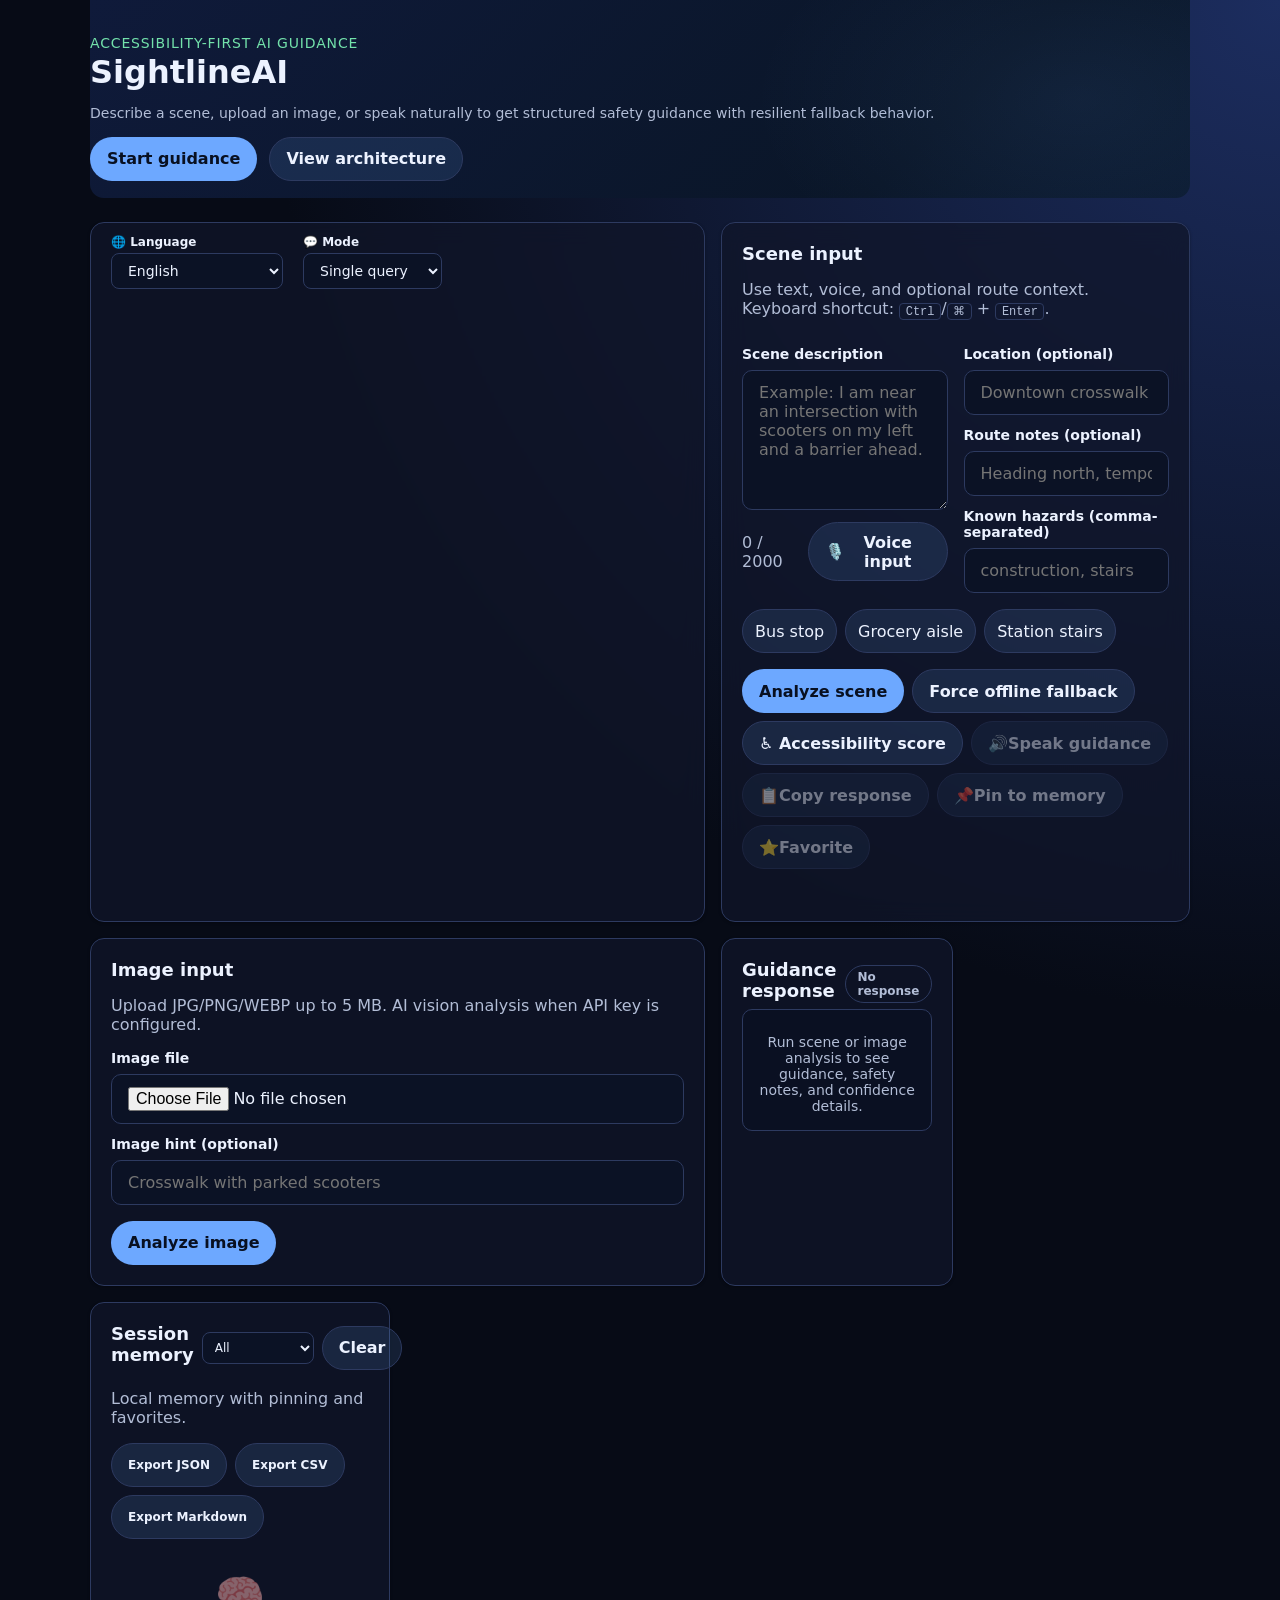
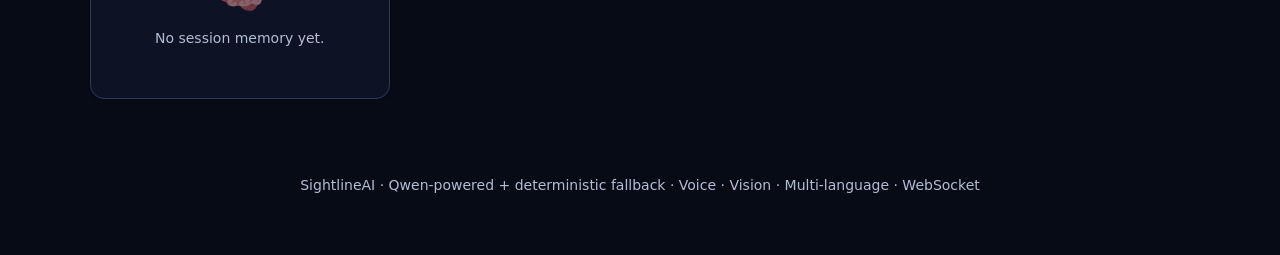
<file: frontend/index.html>
<!doctype html>
<html lang="en">
  <head>
    <meta charset="UTF-8" />
    <meta name="viewport" content="width=device-width, initial-scale=1.0" />
    <meta name="description" content="SightlineAI is an accessibility-first assistant with Qwen reasoning, offline fallback, voice, image, memory, and geospatial context." />
    <title>SightlineAI | Accessibility Guidance Console</title>
    <link rel="stylesheet" href="/frontend/style.css" />
  </head>
  <body>
    <a href="#scene" class="skip-link">Skip to scene input</a>

    <!-- Toast container -->
    <div id="toastContainer" class="toast-container" aria-live="polite" aria-atomic="true"></div>

    <!-- Scroll to top -->
    <button id="scrollTopBtn" class="scroll-top-btn" aria-label="Scroll to top" type="button">↑</button>

    <header class="hero" aria-labelledby="app-title">
      <p class="eyebrow">Accessibility-first AI guidance</p>
      <h1 id="app-title">SightlineAI</h1>
      <p class="hero-copy">Describe a scene, upload an image, or speak naturally to get structured safety guidance with resilient fallback behavior.</p>
      <div class="hero-cta">
        <a class="cta" href="#workspace">Start guidance</a>
        <a class="cta ghost" href="/docs/architecture.md">View architecture</a>
      </div>
    </header>

    <main id="workspace" class="layout" aria-label="SightlineAI workspace">
      <!-- Settings bar -->
      <section class="card settings-bar" aria-label="Settings">
        <div class="settings-row">
          <div>
            <label for="languageSelect">🌐 Language</label>
            <select id="languageSelect">
              <option value="en">English</option>
              <option value="bn">বাংলা (Bangla)</option>
              <option value="ar">العربية (Arabic)</option>
              <option value="es">Español (Spanish)</option>
            </select>
          </div>
          <div>
            <label for="modeSelect">💬 Mode</label>
            <select id="modeSelect">
              <option value="single">Single query</option>
              <option value="conversation">Conversation</option>
            </select>
          </div>
          <div class="session-info" id="sessionInfo"></div>
        </div>
      </section>

      <section class="card" aria-label="Guidance inputs">
        <h2>Scene input</h2>
        <p class="helper">Use text, voice, and optional route context. Keyboard shortcut: <kbd>Ctrl</kbd>/<kbd>⌘</kbd> + <kbd>Enter</kbd>.</p>

        <div class="grid-2">
          <div>
            <label for="scene">Scene description</label>
            <textarea id="scene" rows="6" maxlength="2000" aria-describedby="charCount status" placeholder="Example: I am near an intersection with scooters on my left and a barrier ahead."></textarea>
            <div class="meta-row">
              <span id="charCount" class="muted">0 / 2000</span>
              <button id="voiceBtn" type="button" class="btn ghost" aria-pressed="false" aria-label="Toggle voice input"><span aria-hidden="true">🎙️</span> <span>Voice input</span></button>
            </div>
          </div>
          <div>
            <label for="locationLabel">Location (optional)</label>
            <input id="locationLabel" type="text" maxlength="120" placeholder="Downtown crosswalk" />
            <label for="routeDescription">Route notes (optional)</label>
            <input id="routeDescription" type="text" maxlength="280" placeholder="Heading north, temporary construction cones" />
            <label for="knownHazards">Known hazards (comma-separated)</label>
            <input id="knownHazards" type="text" maxlength="200" placeholder="construction, stairs" />
          </div>
        </div>

        <div class="chip-row" aria-label="Example prompts" role="group">
          <button type="button" class="chip" data-example="I am in front of a bus stop with moving traffic on the left and a post ahead.">Bus stop</button>
          <button type="button" class="chip" data-example="I am inside a grocery aisle and hear carts approaching from behind.">Grocery aisle</button>
          <button type="button" class="chip" data-example="I am at the top of stairs in a train station and only feel a handrail on the right.">Station stairs</button>
        </div>

        <div class="actions">
          <button id="analyzeBtn" type="button" class="btn">Analyze scene</button>
          <button id="fallbackBtn" type="button" class="btn ghost">Force offline fallback</button>
          <button id="accessibilityBtn" type="button" class="btn ghost">♿ Accessibility score</button>
          <button id="speakBtn" type="button" class="btn ghost" disabled aria-label="Speak guidance aloud"><span aria-hidden="true">🔊</span> <span>Speak guidance</span></button>
          <button id="copyBtn" type="button" class="btn ghost" disabled aria-label="Copy response to clipboard"><span aria-hidden="true">📋</span> <span>Copy response</span></button>
          <button id="pinBtn" type="button" class="btn ghost" disabled aria-label="Pin to session memory"><span aria-hidden="true">📌</span> <span>Pin to memory</span></button>
          <button id="favoriteBtn" type="button" class="btn ghost" disabled aria-label="Favorite this guidance"><span aria-hidden="true">⭐</span> <span>Favorite</span></button>
        </div>

        <div id="status" role="alert" aria-live="polite" class="status"></div>
      </section>

      <section class="card" aria-label="Image analysis">
        <h2>Image input</h2>
        <p class="helper">Upload JPG/PNG/WEBP up to 5 MB. AI vision analysis when API key is configured.</p>
        <label for="imageInput">Image file</label>
        <input id="imageInput" type="file" accept="image/png,image/jpeg,image/webp" />
        <img id="imagePreview" class="image-preview" alt="Uploaded image preview" />
        <label for="imageHint">Image hint (optional)</label>
        <input id="imageHint" type="text" maxlength="200" placeholder="Crosswalk with parked scooters" />
        <div class="actions">
          <button id="imageAnalyzeBtn" type="button" class="btn">Analyze image</button>
        </div>
      </section>

      <section class="card" aria-label="Guidance response">
        <div class="heading-row">
          <h2>Guidance response</h2>
          <span id="modeBadge" class="badge">No response</span>
        </div>
        <div id="responseGrid" class="response-grid" aria-live="polite" role="region" aria-label="Analysis results">
          <article class="response-card empty">
            <p>Run scene or image analysis to see guidance, safety notes, and confidence details.</p>
          </article>
        </div>

        <!-- Accessibility score section -->
        <div id="accessibilitySection" class="accessibility-section" style="display:none;">
          <h3>♿ Accessibility Score</h3>
          <div class="accessibility-grid">
            <div class="score-card">
              <span class="score-label">Obstacle Density</span>
              <span id="obstacleDensity" class="score-value">--</span>
            </div>
            <div class="score-card">
              <span class="score-label">Path Clarity</span>
              <span id="pathClarity" class="score-value">--</span>
            </div>
            <div class="score-card">
              <span class="score-label">Overall Score</span>
              <span id="overallScore" class="score-value">--</span>
            </div>
          </div>
          <div id="sensoryCues" class="sensory-cues"></div>
          <div id="recommendations" class="recommendations"></div>
        </div>
      </section>

      <aside class="card" aria-label="Session memory">
        <div class="heading-row">
          <h2>Session memory</h2>
          <div class="heading-actions">
            <select id="historyFilter" aria-label="Filter history">
              <option value="all">All</option>
              <option value="favorites">⭐ Favorites</option>
              <option value="pinned">📌 Pinned</option>
            </select>
            <button id="clearHistoryBtn" class="btn ghost" type="button" aria-label="Clear all session memory">Clear</button>
          </div>
        </div>
        <p class="helper">Local memory with pinning and favorites.</p>
        <div class="actions" style="margin-top:0.5rem">
          <button id="exportJsonBtn" type="button" class="btn ghost" style="font-size:0.75rem">Export JSON</button>
          <button id="exportCsvBtn" type="button" class="btn ghost" style="font-size:0.75rem">Export CSV</button>
          <button id="exportMdBtn" type="button" class="btn ghost" style="font-size:0.75rem">Export Markdown</button>
        </div>
        <ul id="historyList" class="history-list" role="log" aria-label="Session history"></ul>
      </aside>
    </main>

    <footer class="footer">
      <p>SightlineAI · Qwen-powered + deterministic fallback · Voice · Vision · Multi-language · WebSocket</p>
    </footer>

    <script src="/frontend/app.js"></script>
  </body>
</html>
</file>
<file: frontend/style.css>
:root {
  /* Colors */
  --bg: #070b16;
  --panel: #10162a;
  --border: #2d3a60;
  --text: #ecf2ff;
  --muted: #b2bdd6;
  --accent: #6da8ff;
  --accent-2: #73e2ab;
  --danger: #ff8c8c;
  --radius: 14px;

  /* Typography scale */
  --text-xs: 0.75rem;
  --text-sm: 0.875rem;
  --text-base: 1rem;
  --text-lg: 1.125rem;
  --text-xl: 1.25rem;
  --text-2xl: 1.5rem;
  --text-3xl: 2rem;

  /* Spacing scale */
  --space-1: 0.25rem;
  --space-2: 0.5rem;
  --space-3: 0.75rem;
  --space-4: 1rem;
  --space-5: 1.25rem;
  --space-6: 1.5rem;
  --space-7: 2rem;
  --space-8: 3rem;

  /* Shadows */
  --shadow-sm: 0 1px 3px rgba(0,0,0,0.3);
  --shadow-md: 0 4px 12px rgba(0,0,0,0.4);
  --shadow-lg: 0 8px 30px rgba(0,0,0,0.5);

  /* Gradients */
  --gradient-primary: linear-gradient(135deg, #6da8ff, #73e2ab);
  --gradient-accent: linear-gradient(135deg, #73e2ab, #6da8ff);
  --gradient-hero: linear-gradient(135deg, #0f1a3a 0%, #0a1628 25%, #0d2240 50%, #091420 75%, #070b16 100%);
}

* { box-sizing: border-box; }

body {
  margin: 0;
  font-family: Inter, system-ui, -apple-system, Segoe UI, sans-serif;
  color: var(--text);
  background: radial-gradient(circle at top right, #1c2d5f 0%, var(--bg) 45%);
  min-height: 100vh;
}

/* Visually hidden utility for screen readers */
.sr-only {
  position: absolute;
  width: 1px;
  height: 1px;
  padding: 0;
  margin: -1px;
  overflow: hidden;
  clip: rect(0,0,0,0);
  white-space: nowrap;
  border: 0;
}

/* Skip link */
.skip-link {
  position: absolute;
  left: -9999px;
}

.skip-link:focus {
  left: 1rem;
  top: 1rem;
  z-index: 100;
  background: var(--accent);
  color: #081021;
  padding: 0.6rem 1rem;
  border-radius: 999px;
}

/* Hero with animated gradient */
.hero, .layout, .footer {
  width: min(1100px, 94vw);
  margin: 0 auto;
}

.hero {
  padding: 2.2rem 0 1.1rem;
  background: var(--gradient-hero);
  background-size: 300% 300%;
  animation: heroGradient 12s ease infinite;
  border-radius: 0 0 var(--radius) var(--radius);
  margin-bottom: var(--space-4);
  position: relative;
  overflow: hidden;
}

.hero::after {
  content: '';
  position: absolute;
  top: -50%;
  right: -20%;
  width: 60%;
  height: 200%;
  background: radial-gradient(ellipse, rgba(109,168,255,0.08) 0%, transparent 70%);
  pointer-events: none;
}

@keyframes heroGradient {
  0%, 100% { background-position: 0% 50%; }
  50% { background-position: 100% 50%; }
}

.eyebrow {
  color: var(--accent-2);
  letter-spacing: 0.06em;
  text-transform: uppercase;
  margin: 0;
  font-size: var(--text-sm);
}

h1 { margin: 0.1rem 0 0.4rem; font-size: clamp(var(--text-2xl), 5vw, var(--text-3xl)); }
h2 { margin: 0 0 var(--space-2); font-size: var(--text-lg); }

.hero-copy, .helper, .muted { color: var(--muted); }
.hero-copy { font-size: var(--text-sm); }

.hero-cta { display: flex; gap: var(--space-3); flex-wrap: wrap; margin-top: var(--space-4); }

/* Buttons */
.cta, .btn {
  border: 1px solid transparent;
  border-radius: 999px;
  padding: 0.58rem 1rem;
  font: inherit;
  font-weight: 600;
  cursor: pointer;
  background: var(--accent);
  color: #081021;
  text-decoration: none;
  min-height: 44px;
  display: inline-flex;
  align-items: center;
  justify-content: center;
  transition: transform 0.2s ease, box-shadow 0.2s ease, opacity 0.2s ease;
}

.cta:hover, .btn:hover:not(:disabled) {
  transform: translateY(-2px);
  box-shadow: var(--shadow-md);
}

.cta.ghost, .btn.ghost {
  background: rgba(109, 168, 255, 0.13);
  color: var(--text);
  border-color: var(--border);
}

.btn:disabled { opacity: 0.45; cursor: not-allowed; }

.btn:focus-visible, .cta:focus-visible, input:focus-visible, textarea:focus-visible, .chip:focus-visible {
  outline: 2px solid var(--accent);
  outline-offset: 2px;
}

/* Layout */
.layout {
  padding: var(--space-2) 0 var(--space-8);
  display: grid;
  gap: var(--space-4);
  grid-template-columns: repeat(12, 1fr);
}

/* Glassmorphism cards */
.card {
  background: rgba(16, 22, 42, 0.75);
  backdrop-filter: blur(12px);
  -webkit-backdrop-filter: blur(12px);
  border: 1px solid var(--border);
  border-radius: var(--radius);
  padding: var(--space-5);
  box-shadow: var(--shadow-sm);
  transition: transform 0.2s ease, box-shadow 0.2s ease;
}

.card:hover {
  box-shadow: var(--shadow-md);
}

.layout > section:nth-of-type(1) { grid-column: span 8; }
.layout > section:nth-of-type(2) { grid-column: span 4; }
.layout > section:nth-of-type(3) { grid-column: span 8; }
.layout > aside { grid-column: span 4; }

.grid-2 { display: grid; gap: var(--space-4); grid-template-columns: 1fr 1fr; }

label { display: block; margin: var(--space-3) 0 var(--space-2); font-weight: 600; font-size: var(--text-sm); }

textarea, input {
  width: 100%;
  border-radius: 10px;
  border: 1px solid var(--border);
  background: #0b1225;
  color: var(--text);
  padding: var(--space-3) var(--space-4);
  font: inherit;
  transition: border-color 0.2s ease;
  min-height: 44px;
}

textarea:focus, input:focus {
  border-color: var(--accent);
}

.meta-row {
  display: flex;
  justify-content: space-between;
  align-items: center;
  gap: var(--space-2);
  margin-top: var(--space-2);
}

.actions, .chip-row {
  display: flex;
  gap: var(--space-2);
  flex-wrap: wrap;
  margin-top: var(--space-4);
}

.chip {
  border: 1px solid var(--border);
  background: rgba(109, 168, 255, 0.12);
  color: var(--text);
  border-radius: 999px;
  padding: var(--space-2) var(--space-3);
  cursor: pointer;
  font: inherit;
  min-height: 44px;
  display: inline-flex;
  align-items: center;
  transition: transform 0.2s ease, background 0.2s ease;
}

.chip:hover, .chip:focus-visible {
  background: rgba(109, 168, 255, 0.25);
  transform: translateY(-1px);
}

.status {
  min-height: 1.2rem;
  margin-top: var(--space-3);
  color: var(--muted);
  font-size: var(--text-sm);
}

.status.error { color: var(--danger); }
.status.success { color: var(--accent-2); }

.heading-row {
  display: flex;
  justify-content: space-between;
  align-items: center;
  gap: var(--space-2);
}

/* Mode badge colors */
.badge {
  border: 1px solid var(--border);
  border-radius: 999px;
  padding: var(--space-1) var(--space-3);
  font-size: var(--text-xs);
  color: var(--muted);
  font-weight: 600;
}

.badge.mode-qwen {
  background: rgba(115, 226, 171, 0.15);
  border-color: rgba(115, 226, 171, 0.4);
  color: var(--accent-2);
}

.badge.mode-fallback {
  background: rgba(255, 193, 7, 0.15);
  border-color: rgba(255, 193, 7, 0.4);
  color: #ffc107;
}

/* Response grid */
.response-grid {
  display: grid;
  gap: var(--space-3);
}

.response-card {
  border: 1px solid var(--border);
  border-radius: 10px;
  padding: var(--space-4);
  background: rgba(10, 17, 34, 0.8);
  animation: fadeSlideIn 0.3s ease;
}

@keyframes fadeSlideIn {
  from { opacity: 0; transform: translateY(8px); }
  to { opacity: 1; transform: translateY(0); }
}

.response-card p { margin: var(--space-2) 0 0; font-size: var(--text-sm); }
.response-card.empty { color: var(--muted); text-align: center; }

/* Risk score bar */
.risk-bar-container {
  margin-top: var(--space-2);
  display: flex;
  align-items: center;
  gap: var(--space-2);
}

.risk-bar-label {
  font-size: var(--text-xs);
  color: var(--muted);
  min-width: 60px;
}

.risk-bar {
  flex: 1;
  height: 6px;
  border-radius: 3px;
  background: rgba(255,255,255,0.08);
  overflow: hidden;
}

.risk-bar-fill {
  height: 100%;
  border-radius: 3px;
  transition: width 0.5s ease;
}

.risk-bar-fill.risk-low { background: var(--accent-2); }
.risk-bar-fill.risk-medium { background: #ffc107; }
.risk-bar-fill.risk-high { background: var(--danger); }

/* Image preview */
.image-preview {
  margin-top: var(--space-2);
  max-width: 200px;
  border-radius: 10px;
  border: 1px solid var(--border);
  display: none;
}

.image-preview.visible {
  display: block;
}

/* Skeleton loading */
.skeleton-card {
  border: 1px solid var(--border);
  border-radius: 10px;
  padding: var(--space-4);
  background: rgba(10, 17, 34, 0.6);
}

.skeleton-line {
  height: 14px;
  border-radius: 4px;
  background: linear-gradient(90deg, rgba(45,58,96,0.4) 25%, rgba(45,58,96,0.7) 50%, rgba(45,58,96,0.4) 75%);
  background-size: 200% 100%;
  animation: shimmer 1.5s ease infinite;
  margin-bottom: var(--space-2);
}

.skeleton-line:nth-child(1) { width: 40%; height: 18px; }
.skeleton-line:nth-child(2) { width: 100%; }
.skeleton-line:nth-child(3) { width: 85%; }
.skeleton-line:nth-child(4) { width: 70%; }

@keyframes shimmer {
  0% { background-position: 200% 0; }
  100% { background-position: -200% 0; }
}

/* Voice button pulse */
.voice-btn.listening {
  animation: pulse 1.2s ease infinite;
}

@keyframes pulse {
  0%, 100% { box-shadow: 0 0 0 0 rgba(109, 168, 255, 0.4); }
  50% { box-shadow: 0 0 0 10px rgba(109, 168, 255, 0); }
}

/* Toast notifications */
.toast-container {
  position: fixed;
  top: var(--space-4);
  right: var(--space-4);
  z-index: 1000;
  display: flex;
  flex-direction: column;
  gap: var(--space-2);
  pointer-events: none;
}

.toast {
  padding: var(--space-3) var(--space-5);
  border-radius: 10px;
  font-size: var(--text-sm);
  font-weight: 600;
  color: var(--text);
  backdrop-filter: blur(12px);
  -webkit-backdrop-filter: blur(12px);
  border: 1px solid var(--border);
  box-shadow: var(--shadow-lg);
  animation: toastIn 0.3s ease;
  pointer-events: auto;
}

.toast.toast-out {
  animation: toastOut 0.3s ease forwards;
}

.toast-success {
  background: rgba(115, 226, 171, 0.2);
  border-color: rgba(115, 226, 171, 0.4);
}

.toast-error {
  background: rgba(255, 140, 140, 0.2);
  border-color: rgba(255, 140, 140, 0.4);
}

.toast-info {
  background: rgba(109, 168, 255, 0.2);
  border-color: rgba(109, 168, 255, 0.4);
}

@keyframes toastIn {
  from { opacity: 0; transform: translateX(40px); }
  to { opacity: 1; transform: translateX(0); }
}

@keyframes toastOut {
  from { opacity: 1; transform: translateX(0); }
  to { opacity: 0; transform: translateX(40px); }
}

/* Scroll to top */
.scroll-top-btn {
  position: fixed;
  bottom: var(--space-6);
  right: var(--space-6);
  z-index: 999;
  width: 44px;
  height: 44px;
  border-radius: 50%;
  border: 1px solid var(--border);
  background: rgba(16, 22, 42, 0.85);
  backdrop-filter: blur(8px);
  -webkit-backdrop-filter: blur(8px);
  color: var(--accent);
  font-size: var(--text-xl);
  cursor: pointer;
  display: flex;
  align-items: center;
  justify-content: center;
  opacity: 0;
  pointer-events: none;
  transition: opacity 0.3s ease, transform 0.2s ease;
  box-shadow: var(--shadow-md);
}

.scroll-top-btn.visible {
  opacity: 1;
  pointer-events: auto;
}

.scroll-top-btn:hover {
  transform: translateY(-2px);
}

/* History */
.history-list {
  margin: 0;
  padding: 0;
  list-style: none;
  display: grid;
  gap: var(--space-2);
  max-height: 460px;
  overflow: auto;
}

.history-item {
  border: 1px solid var(--border);
  border-radius: 10px;
  padding: var(--space-3);
  background: rgba(10, 17, 34, 0.8);
}

.history-item button {
  margin-top: var(--space-2);
  font-size: var(--text-xs);
}

.history-item p {
  font-size: var(--text-sm);
  margin: var(--space-1) 0 0;
  color: var(--muted);
}

/* Empty state for history */
.history-empty {
  text-align: center;
  padding: var(--space-7) var(--space-4);
  color: var(--muted);
}

.history-empty-icon {
  font-size: 2.5rem;
  margin-bottom: var(--space-3);
  opacity: 0.5;
  display: block;
}

.history-empty p {
  margin: 0;
  font-size: var(--text-sm);
}

/* Footer */
.footer {
  padding: var(--space-4) 0 var(--space-8);
  color: var(--muted);
  text-align: center;
  font-size: var(--text-sm);
}

kbd {
  border: 1px solid var(--border);
  border-radius: 4px;
  padding: 0.05rem 0.35rem;
  font-family: ui-monospace, SFMono-Regular, Menlo, monospace;
  font-size: var(--text-xs);
}

/* Responsive */
@media (max-width: 900px) {
  .layout { grid-template-columns: 1fr; }
  .layout > section:nth-of-type(1),
  .layout > section:nth-of-type(2),
  .layout > section:nth-of-type(3),
  .layout > aside { grid-column: auto; }
  .grid-2 { grid-template-columns: 1fr; }
  .btn, .cta, .chip { width: 100%; text-align: center; justify-content: center; }
  .hero { border-radius: 0; }
}

/* Reduced motion */
@media (prefers-reduced-motion: reduce) {
  *, *::before, *::after {
    animation-duration: 0.01ms !important;
    animation-iteration-count: 1 !important;
    transition-duration: 0.01ms !important;
    scroll-behavior: auto !important;
  }
}

/* Settings bar */
.settings-bar { padding: var(--space-3) var(--space-5); }
.settings-row { display: flex; gap: var(--space-5); align-items: center; flex-wrap: wrap; }
.settings-row label { margin: 0 0 var(--space-1); font-size: var(--text-xs); }
.settings-row select {
  background: #0b1225; color: var(--text); border: 1px solid var(--border);
  border-radius: 8px; padding: var(--space-2) var(--space-3); font: inherit; font-size: var(--text-sm); min-height: 36px;
}
.session-info { color: var(--muted); font-size: var(--text-xs); }
.heading-actions { display: flex; gap: var(--space-2); align-items: center; }
.heading-actions select {
  background: #0b1225; color: var(--text); border: 1px solid var(--border);
  border-radius: 8px; padding: var(--space-1) var(--space-2); font: inherit; font-size: var(--text-xs); min-height: 32px;
}

/* Accessibility score */
.accessibility-section { margin-top: var(--space-4); padding-top: var(--space-4); border-top: 1px solid var(--border); }
.accessibility-section h3 { margin: 0 0 var(--space-3); font-size: var(--text-lg); }
.accessibility-grid { display: grid; grid-template-columns: repeat(3, 1fr); gap: var(--space-3); }
.score-card {
  background: rgba(10,17,34,0.8); border: 1px solid var(--border);
  border-radius: 10px; padding: var(--space-3); text-align: center;
}
.score-label { display: block; font-size: var(--text-xs); color: var(--muted); margin-bottom: var(--space-1); }
.score-value { font-size: var(--text-2xl); font-weight: 700; color: var(--accent-2); }
.sensory-cues, .recommendations { margin-top: var(--space-3); font-size: var(--text-sm); color: var(--muted); }
.cue-tag {
  display: inline-block; background: rgba(109,168,255,0.12); border: 1px solid var(--border);
  border-radius: 999px; padding: var(--space-1) var(--space-2); margin: var(--space-1); font-size: var(--text-xs);
}
.recommendations ul { margin: var(--space-2) 0 0; padding-left: var(--space-5); }
.recommendations li { margin-bottom: var(--space-1); }
</file>
